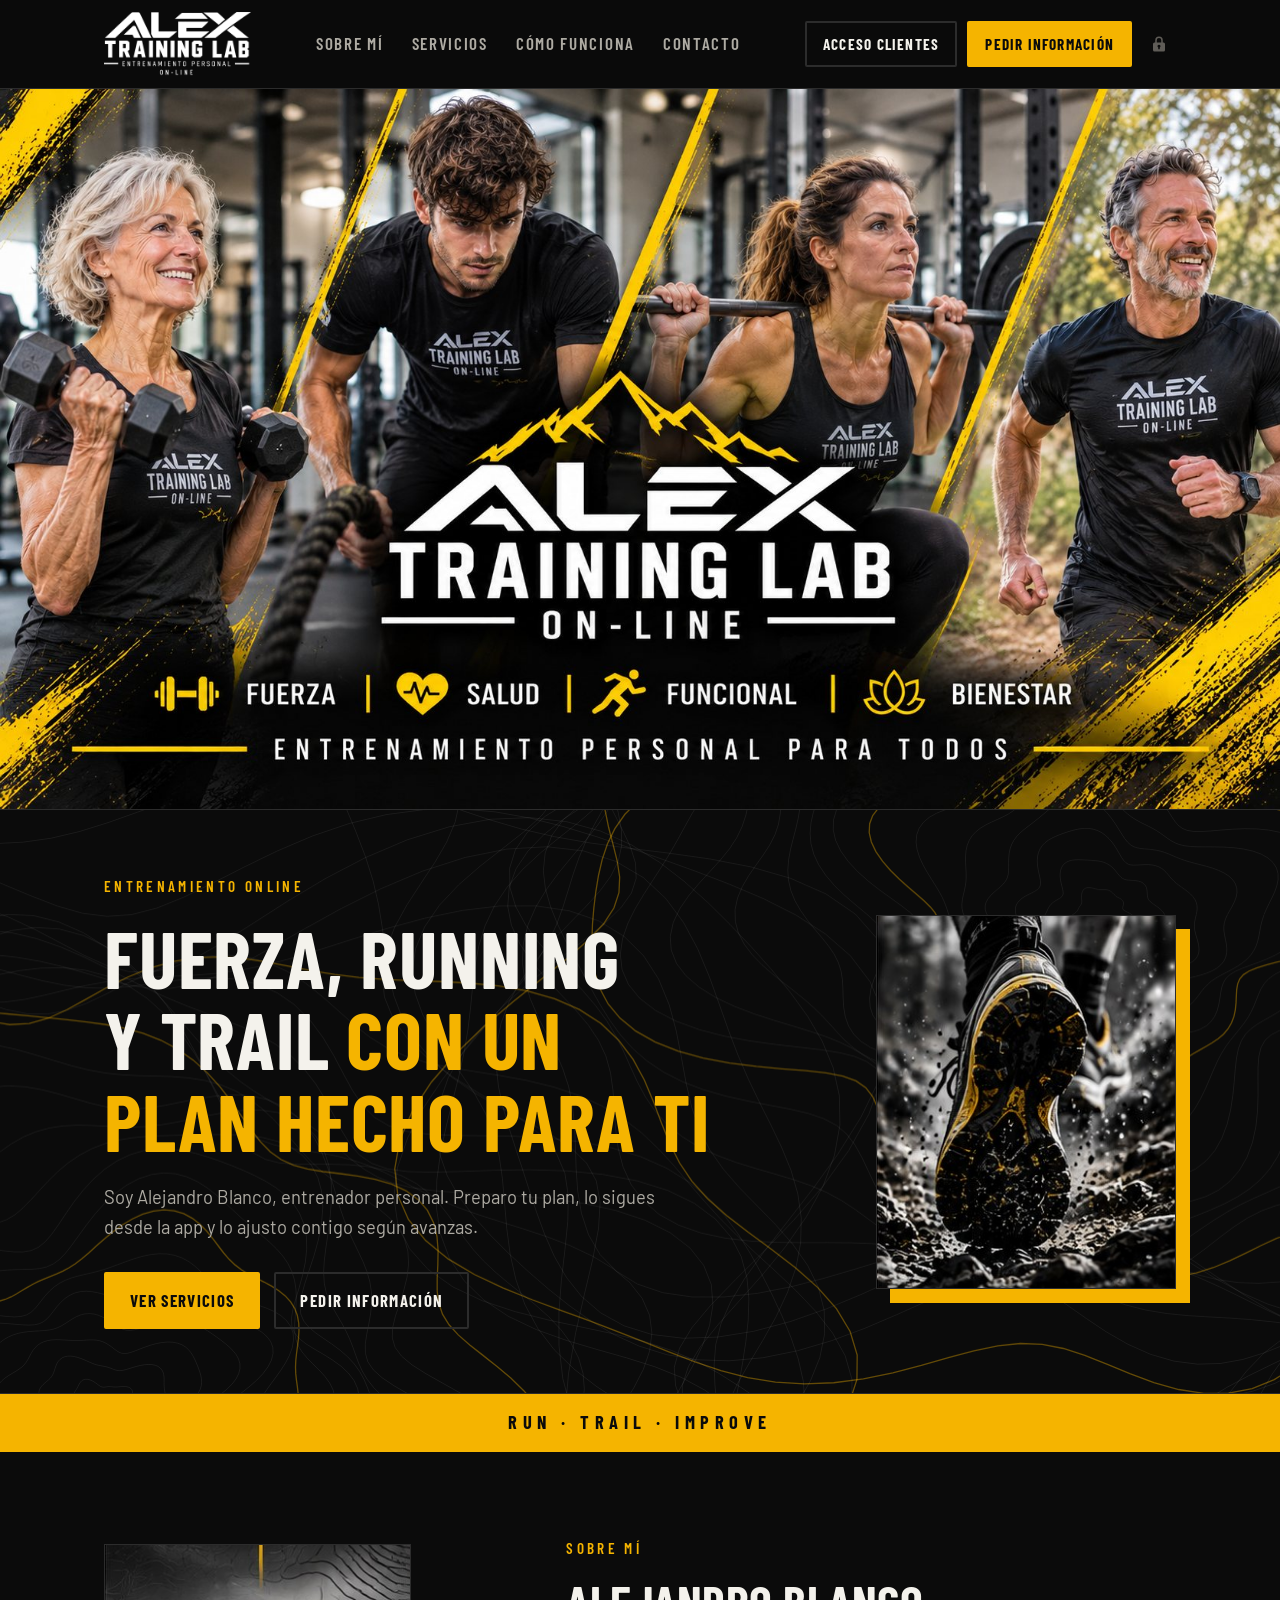
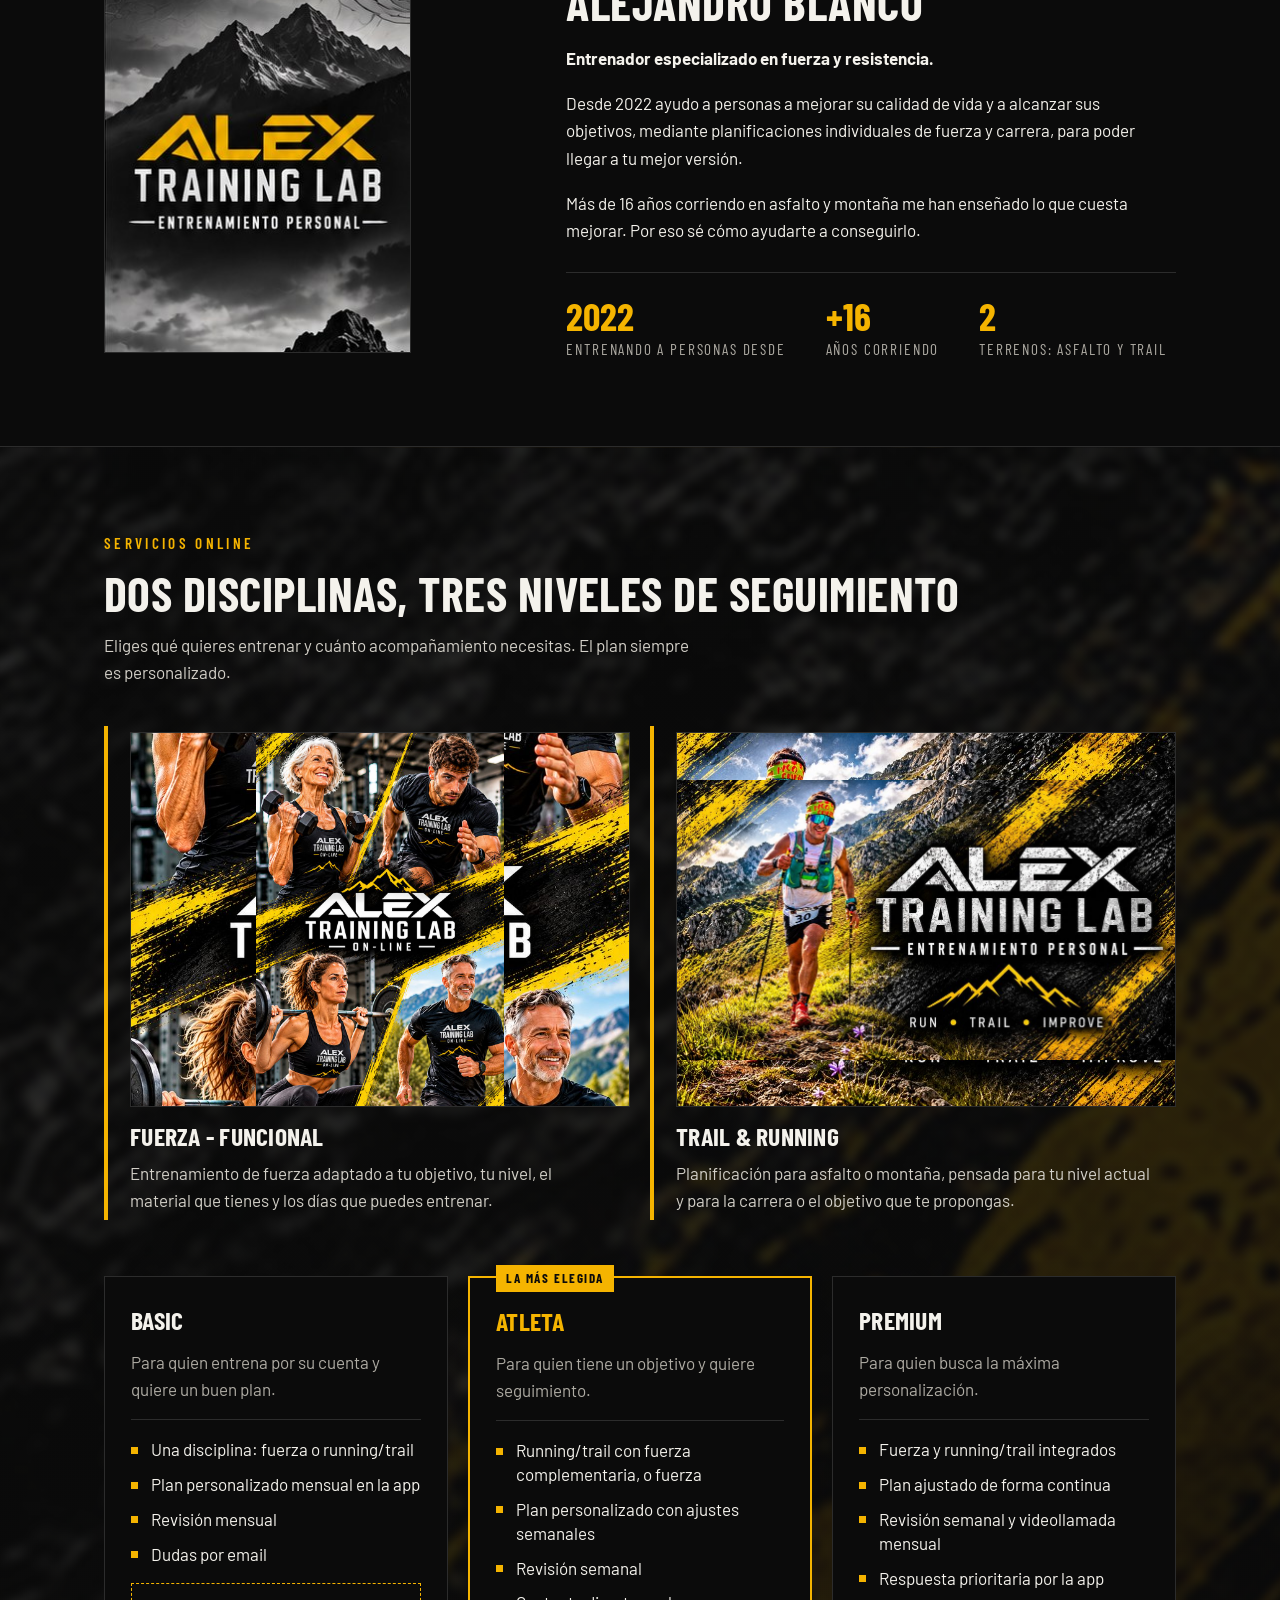
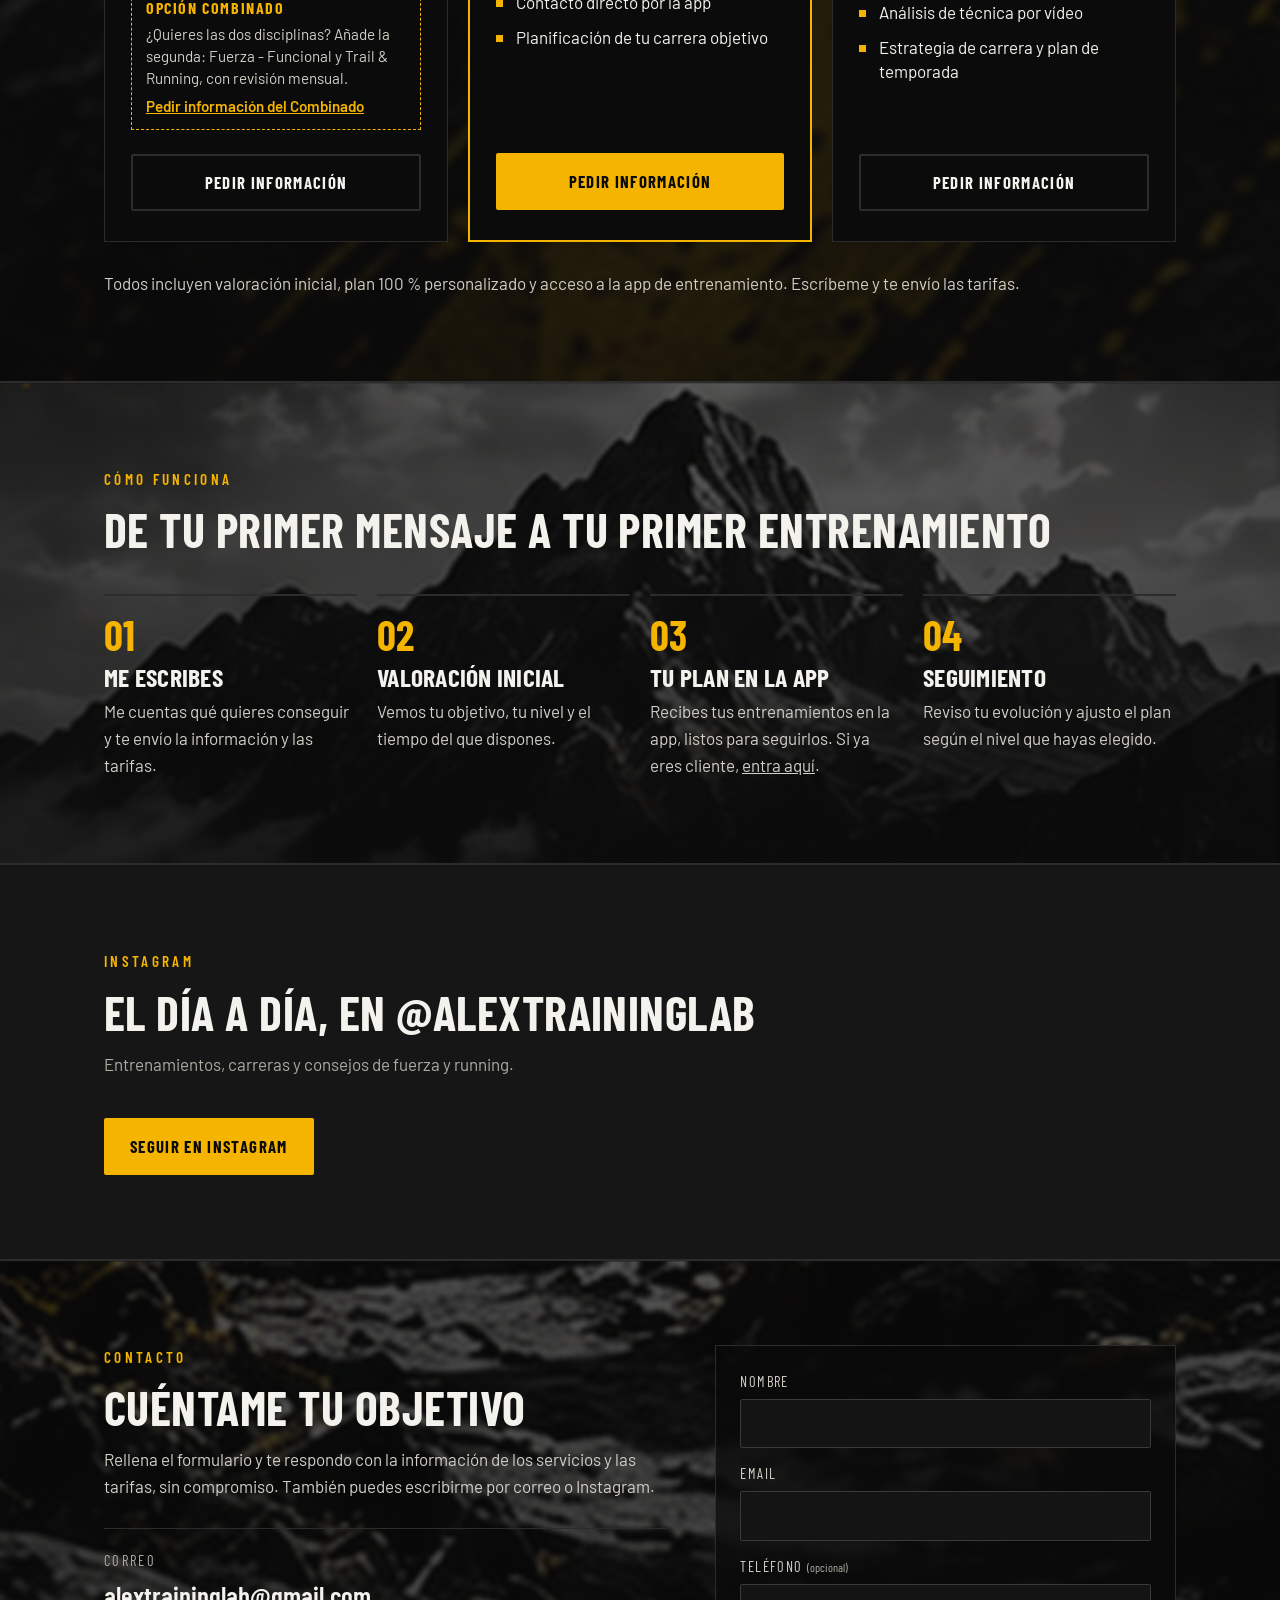
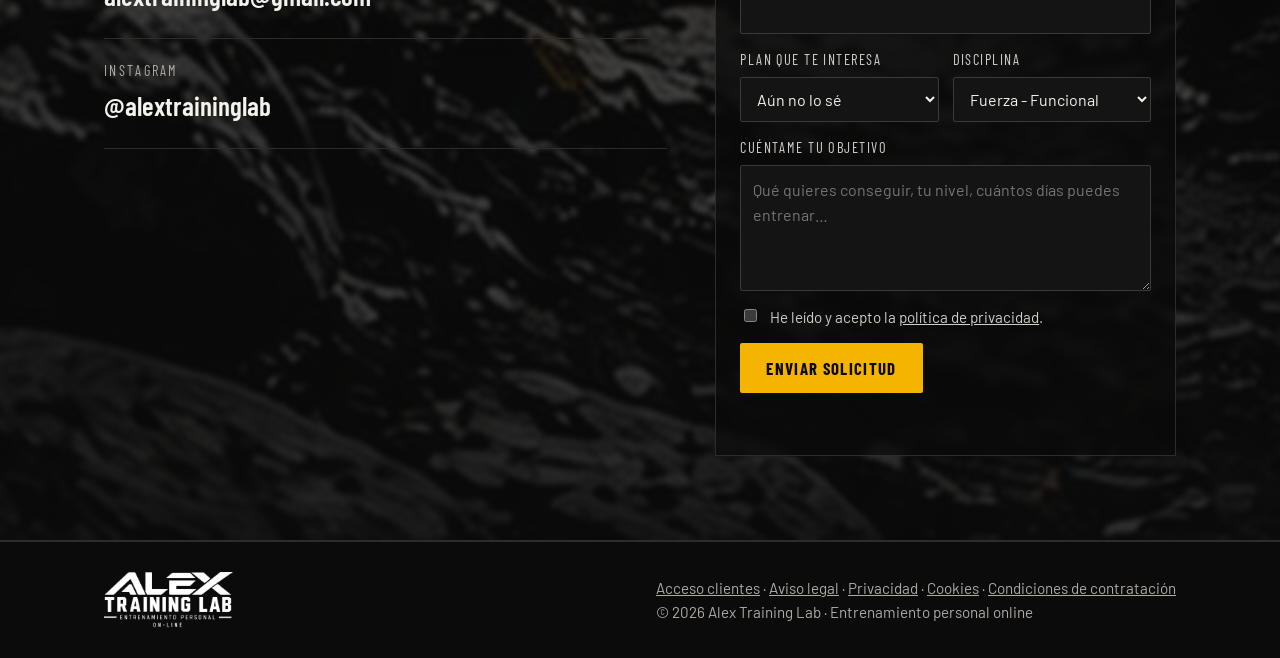
<file: index.html>
<!DOCTYPE html>
<html lang="es">
<head>
<meta charset="utf-8">
<meta name="viewport" content="width=device-width, initial-scale=1">
<title>Alex Training Lab</title>
<meta name="description" content="Entrenamiento online de fuerza, running y trail running con Alejandro Blanco. Plan personalizado y seguimiento en la app.">
<link rel="icon" href="img/logo.png">
<link rel="preconnect" href="https://fonts.googleapis.com">
<link rel="preconnect" href="https://fonts.gstatic.com" crossorigin>
<link href="https://fonts.googleapis.com/css2?family=Barlow+Condensed:wght@500;600;700&family=Barlow:wght@400;500;600&display=swap" rel="stylesheet">
<style>
/* Idea de diseño: un solo mundo oscuro, el de los carteles de la marca. Negro carbón,
   amarillo como único acento, mayúsculas condensadas y curvas de nivel de fondo.
   Contenido alineado a la izquierda sobre una columna de 1120px. */
:root{
  color-scheme: dark;
  --bg:#0b0b0b;
  --surface:#161616;
  --line:#2c2c2c;
  --text:#f4f2ec;
  --muted:#aeaba3;
  --accent:#f5b400;
  --display:"Barlow Condensed","Arial Narrow",Impact,sans-serif;
  --body:"Barlow","Helvetica Neue",Arial,sans-serif;
  --wrap:1120px;
}
*{box-sizing:border-box}
html{scroll-behavior:smooth}
@media (prefers-reduced-motion:reduce){html{scroll-behavior:auto}}
body{margin:0;background:var(--bg);color:var(--text);font-family:var(--body);font-size:17px;line-height:1.6}
img{max-width:100%;display:block}
a{color:inherit}
a:focus-visible,button:focus-visible{outline:2px solid var(--accent);outline-offset:3px}
.wrap{max-width:var(--wrap);margin:0 auto;padding:0 24px}
h1,h2,h3{font-family:var(--display);text-transform:uppercase;line-height:1.02;margin:0;text-wrap:balance;letter-spacing:.01em}
h1{font-size:clamp(2.7rem,7vw,5rem);font-weight:700}
h2{font-size:clamp(2rem,4.4vw,3rem);font-weight:700}
h3{font-size:1.6rem;font-weight:700}
p{margin:0}
.lead{color:var(--muted);max-width:60ch}
.kicker{font-family:var(--display);font-weight:600;text-transform:uppercase;letter-spacing:.22em;font-size:.95rem;color:var(--accent)}
.y{color:var(--accent)}
.btn{display:inline-block;font-family:var(--display);font-weight:700;text-transform:uppercase;letter-spacing:.08em;font-size:1.05rem;text-decoration:none;padding:13px 24px;border:2px solid var(--accent);background:var(--accent);color:#0b0b0b;border-radius:2px;transition:transform .15s}
.btn:hover{transform:translateY(-2px)}
.btn.ghost{background:transparent;color:var(--text);border-color:var(--line)}
.btn.ghost:hover{border-color:var(--accent)}
@media (prefers-reduced-motion:reduce){.btn{transition:none}.btn:hover{transform:none}}

/* cabecera */
header{position:sticky;top:0;z-index:10;background:rgba(11,11,11,.92);backdrop-filter:blur(8px);border-bottom:1px solid var(--line)}
.nav{display:flex;align-items:center;justify-content:space-between;gap:20px;padding-top:12px;padding-bottom:12px}
.nav img{height:64px;width:auto;max-width:none}
.nav>a{flex:0 0 auto}
@media (max-width:480px){.nav img{height:48px}}
.nav ul{display:flex;gap:28px;list-style:none;margin:0;padding:0;font-family:var(--display);text-transform:uppercase;letter-spacing:.1em;font-weight:600}
.nav ul a{text-decoration:none;color:var(--muted)}
.nav ul a:hover{color:var(--accent)}
.nav .btn{padding:9px 16px;font-size:.95rem}
.nav .acc{display:flex;gap:10px;align-items:center}
.nav ul a,.nav .btn{white-space:nowrap}
@media (max-width:1100px){.nav ul{gap:18px}}
@media (max-width:560px){.nav .btn.info{display:none}.nav .btn{padding:8px 12px;font-size:.9rem}}
@media (max-width:820px){.nav ul{display:none}}

/* banner principal */
.banner{padding:0;border-bottom:1px solid var(--line);background:#0b0b0b}
.banner img{display:block;width:min(100%,calc((100vh - 89px) * 1.777));height:auto;margin:0 auto}

/* portada */
.hero{position:relative;overflow:hidden;border-bottom:1px solid var(--line)}
.hero canvas{position:absolute;inset:0;width:100%;height:100%}
.hero .wrap{position:relative;display:grid;grid-template-columns:1.25fr .75fr;gap:48px;align-items:center;padding-top:64px;padding-bottom:64px}
.hero h1{margin:18px 0 22px}
.hero .lead{font-size:1.15rem}
.cta{display:flex;flex-wrap:wrap;gap:14px;margin-top:30px}
.hero figure{margin:0;justify-self:end;border:1px solid var(--line);box-shadow:14px 14px 0 var(--accent);max-width:300px}
@media (max-width:820px){
  .hero .wrap{grid-template-columns:1fr;padding-top:44px;padding-bottom:52px}
  .hero figure{justify-self:start;max-width:230px}
}

/* lema */
.band{background:var(--accent);color:#0b0b0b;font-family:var(--display);font-weight:700;text-transform:uppercase;letter-spacing:.3em;text-align:center;padding:14px 16px;font-size:1.15rem}

section{padding:84px 0}
@media (max-width:820px){section{padding:60px 0}}
.head{display:grid;gap:14px;margin-bottom:40px}

/* sobre mí */
.about{display:grid;grid-template-columns:.8fr 1.2fr;gap:56px;align-items:center}
.about figure{margin:0;border:1px solid var(--line);max-width:307px}
.about .txt{display:grid;gap:18px}
.about .txt p{max-width:58ch}
.facts{display:flex;flex-wrap:wrap;gap:14px 40px;margin-top:10px;padding-top:24px;border-top:1px solid var(--line)}
.facts div{display:grid;gap:2px}
.facts b{font-family:var(--display);font-size:2.4rem;line-height:1;color:var(--accent);font-weight:700}
.facts span{font-family:var(--display);text-transform:uppercase;letter-spacing:.12em;color:var(--muted);font-size:.95rem}
@media (max-width:820px){.about{grid-template-columns:1fr;gap:32px}.about figure{max-width:220px}}

/* fondos de sección con imagen */
.bg{background-color:var(--bg);background-size:cover;background-position:center;border-top:1px solid var(--line);border-bottom:1px solid var(--line)}
.bg-asfalto{background-image:linear-gradient(rgba(11,11,11,.84),rgba(11,11,11,.9)),url(img/fondo-asfalto.jpg)}
.bg-montana{background-image:linear-gradient(rgba(11,11,11,.62),rgba(11,11,11,.88)),url(img/fondo-montana.jpg)}
.bg-sendero{background-image:linear-gradient(rgba(11,11,11,.7),rgba(11,11,11,.86)),url(img/fondo-sendero.jpg)}
.bg .lead,.bg .steps p,.bg .disc p,.bg .note{color:#d2cfc7}

/* servicios */
.alt{background:var(--surface);border-top:1px solid var(--line);border-bottom:1px solid var(--line)}
.two{display:grid;grid-template-columns:1fr 1fr;gap:20px;margin-bottom:56px}
.disc{border-left:4px solid var(--accent);padding:6px 0 6px 22px;display:grid;gap:10px}
.disc p{color:var(--muted);max-width:48ch}
.plans{display:grid;grid-template-columns:repeat(3,1fr);gap:20px;align-items:stretch}
.plan{position:relative;background:var(--bg);border:1px solid var(--line);padding:30px 26px;display:flex;flex-direction:column;gap:16px}
.plan.star{border:2px solid var(--accent)}
.plan.star h3{color:var(--accent)}
.tag{position:absolute;top:-13px;left:26px;background:var(--accent);color:#0b0b0b;font-family:var(--display);font-weight:700;text-transform:uppercase;letter-spacing:.12em;font-size:.82rem;padding:3px 10px}
.plan .who{color:var(--muted);min-height:3.2em}
.plan ul{list-style:none;margin:0;padding:18px 0 0;border-top:1px solid var(--line);display:grid;gap:11px;flex:1;align-content:start}
.plan li{position:relative;padding-left:20px;line-height:1.4}
.plan li::before{content:"";position:absolute;left:0;top:.5em;width:7px;height:7px;background:var(--accent)}
.plan .btn{text-align:center;margin-top:8px}
.note{margin-top:28px;color:var(--muted)}
@media (max-width:900px){.plans,.two{grid-template-columns:1fr}.plan .who{min-height:0}}

/* cómo funciona */
.steps{list-style:none;margin:0;padding:0;display:grid;grid-template-columns:repeat(4,1fr);gap:20px;counter-reset:s}
.steps li{counter-increment:s;border-top:2px solid var(--line);padding-top:18px;display:grid;gap:8px;align-content:start}
.steps li::before{content:"0" counter(s);font-family:var(--display);font-weight:700;font-size:2.6rem;line-height:1;color:var(--accent)}
.steps p{color:var(--muted)}
@media (max-width:900px){.steps{grid-template-columns:1fr 1fr}}
@media (max-width:480px){.steps{grid-template-columns:1fr}}


/* contacto */
.contact{display:grid;grid-template-columns:1.1fr .9fr;gap:48px;align-items:start}
.ways{display:grid;gap:0;border-top:1px solid var(--line)}
.ways a{display:grid;gap:2px;padding:20px 0;border-bottom:1px solid var(--line);text-decoration:none}
.ways a:hover b{color:var(--accent)}
.ways span{font-family:var(--display);text-transform:uppercase;letter-spacing:.16em;color:var(--muted);font-size:.9rem}
.ways b{font-family:var(--display);font-size:1.7rem;font-weight:600;overflow-wrap:anywhere}
@media (max-width:820px){.contact{grid-template-columns:1fr;gap:28px}}

footer{border-top:1px solid var(--line);padding:30px 0;color:var(--muted);font-size:.95rem}
footer .wrap{display:flex;flex-wrap:wrap;gap:12px 24px;justify-content:space-between;align-items:center}
footer img{height:56px;width:auto}

/* ===== MÓVIL Y TABLET: igual que en el ordenador, texto al lado de la foto y alternando lados ===== */
@media (max-width:820px){
  section{padding:44px 0}
  .hero .wrap{grid-template-columns:1fr 36%;gap:16px;align-items:center;padding-top:28px;padding-bottom:34px}
  .hero figure{justify-self:end;max-width:none;width:100%;box-shadow:7px 7px 0 var(--accent)}
  .hero h1{font-size:clamp(1.55rem,6.6vw,2.6rem);margin:8px 0 12px}
  .hero .lead{font-size:.98rem;line-height:1.5}
  .cta{gap:8px;margin-top:16px}
  .cta .btn{padding:9px 12px;font-size:.88rem;text-align:center}
  .about{grid-template-columns:36% 1fr;gap:16px;align-items:start}
  .about figure{max-width:none;width:100%}
  .about .txt{gap:10px}
  .about .txt p{font-size:.98rem;line-height:1.5}
  .facts{gap:8px 18px;padding-top:14px}
  .facts b{font-size:1.7rem}
  .facts span{font-size:.78rem;letter-spacing:.08em}
  .kicker{font-size:.8rem;letter-spacing:.16em}
}
@media (max-width:400px){
  .hero .wrap,.about{gap:12px}
  .hero .wrap{grid-template-columns:1fr 34%}
  .about{grid-template-columns:34% 1fr}
  .cta .btn{width:100%}
}

/* ===== FOTOS SIN ESTIRAR: recorte 3:4 que conserva la zapatilla, la cumbre y el logo ===== */
.hero figure img,.about figure img{width:100%;height:auto;aspect-ratio:3/4;object-fit:cover}
.hero figure img{aspect-ratio:4/5;object-position:center 43%}
.about figure img{object-position:center 24%}
@media (max-width:820px){
  .hero .wrap{grid-template-columns:1fr 42%}
  .about{grid-template-columns:42% 1fr;align-items:center}
}
@media (max-width:400px){
  .hero .wrap{grid-template-columns:1fr 40%}
  .about{grid-template-columns:40% 1fr}
}

/* Fotos dentro de los recuadros de Fuerza y de Running/trail: se ven enteras, mismo tamaño de recuadro,
   y el hueco sobrante se rellena con la misma foto difuminada */
.disc-img{display:block;width:100%;height:auto;aspect-ratio:4/3;object-fit:contain;border:1px solid var(--line);margin:0 0 6px;background-size:cover;background-position:center}
.disc-img.fun{background-image:url(img/funcional.jpg)}
.disc-img.trail{background-image:url(img/trail.jpg)}

/* Formulario de contacto */
.form{display:grid;gap:14px;background:rgba(11,11,11,.72);border:1px solid var(--line);padding:24px;backdrop-filter:blur(4px)}
.form label{display:grid;gap:6px;font-family:var(--display);text-transform:uppercase;letter-spacing:.1em;font-size:.9rem;color:#d2cfc7}
.form label small{text-transform:none;letter-spacing:0;color:var(--muted)}
.form input,.form select,.form textarea{font:inherit;font-family:var(--body);text-transform:none;letter-spacing:0;font-size:1rem;color:var(--text);background:#141414;border:1px solid #3a3a3a;border-radius:2px;padding:11px 12px;width:100%}
.form input:focus,.form select:focus,.form textarea:focus{outline:2px solid var(--accent);outline-offset:1px;border-color:var(--accent)}
.form .fila2{display:grid;grid-template-columns:1fr 1fr;gap:14px;align-items:end}
.form .check{display:flex;gap:10px;align-items:flex-start;text-transform:none;letter-spacing:0;font-family:var(--body);font-size:.95rem}
.form .check input{width:auto;margin-top:4px}
.form .btn{justify-self:start;cursor:pointer}
.form .estado{margin:0;min-height:1.4em;color:#d2cfc7}
.form .estado.ok{color:#7bd389}.form .estado.err{color:#ff8a80}
section,.hero{scroll-margin-top:96px}
@media (max-width:560px){.ways b{font-size:1.3rem}}
.trampa{position:absolute;left:-9999px;width:1px;height:1px;opacity:0}
@media (max-width:560px){.form{padding:18px}.form .fila2{grid-template-columns:1fr}.form .btn{justify-self:stretch;text-align:center}}

/* Opción Combinado dentro del plan Basic */
.plan .extra{border:1px dashed var(--accent);padding:12px 14px;font-size:.95rem;line-height:1.45;color:#d2cfc7}
.plan .extra b{display:block;font-family:var(--display);text-transform:uppercase;letter-spacing:.1em;color:var(--accent);font-size:1rem;margin-bottom:4px}
.plan .extra a{display:inline-block;margin-top:6px;color:var(--accent);font-weight:600}


/* Acceso entrenador: candado pequeño y discreto en la cabecera */
.nav a.entrenador{display:inline-flex;align-items:center;justify-content:center;width:34px;height:34px;color:#5f5c57;border-radius:50%;text-decoration:none;transition:color .15s}
.nav a.entrenador:hover,.nav a.entrenador:focus-visible{color:var(--accent)}
@media (max-width:560px){.nav a.entrenador{width:28px;height:28px}}
</style>
</head>
<body>

<header>
  <div class="wrap nav">
    <a href="#inicio" aria-label="Alex Training Lab, inicio"><img src="img/logo.png" alt="Alex Training Lab"></a>
    <ul>
      <li><a href="#sobre-mi">Sobre mí</a></li>
      <li><a href="#servicios">Servicios</a></li>
      <li><a href="#como-funciona">Cómo funciona</a></li>
      <li><a href="#contacto">Contacto</a></li>
    </ul>
    <div class="acc">
      <a class="btn ghost" href="acceso.html">Acceso clientes</a>
      <a class="btn info" href="#contacto">Pedir información</a>
      <a class="entrenador" href="app/" rel="nofollow" title="Acceso entrenador" aria-label="Acceso entrenador"><svg viewBox="0 0 24 24" width="18" height="18" aria-hidden="true"><path fill="currentColor" d="M12 2a5 5 0 0 1 5 5v3h1a2 2 0 0 1 2 2v8a2 2 0 0 1-2 2H6a2 2 0 0 1-2-2v-8a2 2 0 0 1 2-2h1V7a5 5 0 0 1 5-5zm0 2a3 3 0 0 0-3 3v3h6V7a3 3 0 0 0-3-3zm0 9a2 2 0 0 0-1 3.73V19h2v-2.27A2 2 0 0 0 12 13z"/></svg></a>
    </div>
  </div>
</header>

<main>
  <section class="banner" aria-label="Alex Training Lab On-line · Entrenamiento personal para todos">
    <img src="img/banner-principal.jpg" srcset="img/banner-principal-900.jpg 900w, img/banner-principal.jpg 1672w" sizes="100vw" width="1672" height="941" alt="Cuatro personas de distintas edades entrenando fuerza, cuerda, sentadilla y carrera, con el logo de Alex Training Lab On-line y los lemas Fuerza, Salud, Funcional y Bienestar: entrenamiento personal para todos" fetchpriority="high">
  </section>
  <div class="hero" id="inicio">
    <canvas id="topo" aria-hidden="true"></canvas>
    <div class="wrap">
      <div>
        <p class="kicker">Entrenamiento online</p>
        <h1>Fuerza, running y trail <span class="y">con un plan hecho para ti</span></h1>
        <p class="lead">Soy Alejandro Blanco, entrenador personal. Preparo tu plan, lo sigues desde la app y lo ajusto contigo según avanzas.</p>
        <div class="cta">
          <a class="btn" href="#servicios">Ver servicios</a>
          <a class="btn ghost" href="#contacto">Pedir información</a>
        </div>
      </div>
      <figure><img src="img/cartel-zapatilla.jpg" alt="Zapatilla de trail pisando barro, cartel de Alex Training Lab" width="307" height="834"></figure>
    </div>
  </div>

  <div class="band">Run · Trail · Improve</div>

  <section id="sobre-mi">
    <div class="wrap about">
      <figure><img src="img/cartel-cumbre.jpg" alt="Cumbre de montaña, cartel de Alex Training Lab" width="307" height="834"></figure>
      <div class="txt">
        <p class="kicker">Sobre mí</p>
        <h2>Alejandro Blanco</h2>
        <p><strong>Entrenador especializado en fuerza y resistencia.</strong></p>
        <p>Desde 2022 ayudo a personas a mejorar su calidad de vida y a alcanzar sus objetivos, mediante planificaciones individuales de fuerza y carrera, para poder llegar a tu mejor versión.</p>
        <p>Más de 16 años corriendo en asfalto y montaña me han enseñado lo que cuesta mejorar. Por eso sé cómo ayudarte a conseguirlo.</p>
        <div class="facts">
          <div><b>2022</b><span>Entrenando a personas desde</span></div>
          <div><b>+16</b><span>Años corriendo</span></div>
          <div><b>2</b><span>Terrenos: asfalto y trail</span></div>
        </div>
      </div>
    </div>
  </section>

  <section id="servicios" class="bg bg-asfalto">
    <div class="wrap">
      <div class="head">
        <p class="kicker">Servicios online</p>
        <h2>Dos disciplinas, tres niveles de seguimiento</h2>
        <p class="lead">Eliges qué quieres entrenar y cuánto acompañamiento necesitas. El plan siempre es personalizado.</p>
      </div>

      <div class="two">
        <div class="disc">
          <img class="disc-img fun" src="img/funcional.jpg" width="800" height="1200" loading="lazy" alt="Collage de entrenamiento funcional: mancuernas, sprint, sentadilla con barra y carrera, con el logo de Alex Training Lab On-line">
          <h3>Fuerza - Funcional</h3>
          <p>Entrenamiento de fuerza adaptado a tu objetivo, tu nivel, el material que tienes y los días que puedes entrenar.</p>
        </div>
        <div class="disc">
          <img class="disc-img trail" src="img/trail.jpg" width="1000" height="563" loading="lazy" alt="Alejandro Blanco corriendo en montaña con bastones, con el logo de Alex Training Lab y el lema Run, Trail, Improve">
          <h3>Trail &amp; Running</h3>
          <p>Planificación para asfalto o montaña, pensada para tu nivel actual y para la carrera o el objetivo que te propongas.</p>
        </div>
      </div>

      <div class="plans">
        <article class="plan">
          <h3>Basic</h3>
          <p class="who">Para quien entrena por su cuenta y quiere un buen plan.</p>
          <ul>
            <li>Una disciplina: fuerza o running/trail</li>
            <li>Plan personalizado mensual en la app</li>
            <li>Revisión mensual</li>
            <li>Dudas por email</li>
          </ul>
          <div class="extra"><b>Opción Combinado</b>¿Quieres las dos disciplinas? Añade la segunda: Fuerza - Funcional y Trail &amp; Running, con revisión mensual. <a href="#contacto" data-plan="Basic Combinado">Pedir información del Combinado</a></div>
          <a class="btn ghost" href="#contacto" data-plan="Basic">Pedir información</a>
        </article>
        <article class="plan star">
          <span class="tag">La más elegida</span>
          <h3>Atleta</h3>
          <p class="who">Para quien tiene un objetivo y quiere seguimiento.</p>
          <ul>
            <li>Running/trail con fuerza complementaria, o fuerza</li>
            <li>Plan personalizado con ajustes semanales</li>
            <li>Revisión semanal</li>
            <li>Contacto directo por la app</li>
            <li>Planificación de tu carrera objetivo</li>
          </ul>
          <a class="btn" href="#contacto" data-plan="Atleta">Pedir información</a>
        </article>
        <article class="plan">
          <h3>Premium</h3>
          <p class="who">Para quien busca la máxima personalización.</p>
          <ul>
            <li>Fuerza y running/trail integrados</li>
            <li>Plan ajustado de forma continua</li>
            <li>Revisión semanal y videollamada mensual</li>
            <li>Respuesta prioritaria por la app</li>
            <li>Análisis de técnica por vídeo</li>
            <li>Estrategia de carrera y plan de temporada</li>
          </ul>
          <a class="btn ghost" href="#contacto" data-plan="Premium">Pedir información</a>
        </article>
      </div>
      <p class="note">Todos incluyen valoración inicial, plan 100 % personalizado y acceso a la app de entrenamiento. Escríbeme y te envío las tarifas.</p>
    </div>
  </section>

  <section id="como-funciona" class="bg bg-montana">
    <div class="wrap">
      <div class="head">
        <p class="kicker">Cómo funciona</p>
        <h2>De tu primer mensaje a tu primer entrenamiento</h2>
      </div>
      <ol class="steps">
        <li><h3>Me escribes</h3><p>Me cuentas qué quieres conseguir y te envío la información y las tarifas.</p></li>
        <li><h3>Valoración inicial</h3><p>Vemos tu objetivo, tu nivel y el tiempo del que dispones.</p></li>
        <li><h3>Tu plan en la app</h3><p>Recibes tus entrenamientos en la app, listos para seguirlos. Si ya eres cliente, <a href="acceso.html">entra aquí</a>.</p></li>
        <li><h3>Seguimiento</h3><p>Reviso tu evolución y ajusto el plan según el nivel que hayas elegido.</p></li>
      </ol>
    </div>
  </section>

  <section id="instagram" class="alt">
    <div class="wrap">
      <div class="head">
        <p class="kicker">Instagram</p>
        <h2>El día a día, en @alextraininglab</h2>
        <p class="lead">Entrenamientos, carreras y consejos de fuerza y running.</p>
      </div>
      <a class="btn" href="https://www.instagram.com/alextraininglab/" target="_blank" rel="noopener">Seguir en Instagram</a>
    </div>
  </section>

  <section id="contacto" class="bg bg-sendero">
    <div class="wrap contact">
      <div>
        <div class="head" style="margin:0 0 28px">
          <p class="kicker">Contacto</p>
          <h2>Cuéntame tu objetivo</h2>
          <p class="lead">Rellena el formulario y te respondo con la información de los servicios y las tarifas, sin compromiso. También puedes escribirme por correo o Instagram.</p>
        </div>
        <div class="ways">
          <a href="mailto:alextraininglab@gmail.com?subject=Informaci%C3%B3n%20entrenamiento%20online"><span>Correo</span><b>alextraininglab@gmail.com</b></a>
          <a href="https://www.instagram.com/alextraininglab/" target="_blank" rel="noopener"><span>Instagram</span><b>@alextraininglab</b></a>
        </div>
      </div>
      <form id="form-contacto" class="form" action="https://formsubmit.co/alextraininglab@gmail.com" method="POST">
        <input type="hidden" name="_subject" value="Nueva solicitud de información · alextraininglab.es">
        <input type="hidden" name="_template" value="table">
        <input type="hidden" name="_captcha" value="false">
        <input type="hidden" name="_next" value="https://www.alextraininglab.es/gracias.html">
        <input type="text" name="_honey" class="trampa" tabindex="-1" autocomplete="off" aria-hidden="true">
        <label>Nombre<input name="Nombre" required autocomplete="name"></label>
        <label>Email<input type="email" name="email" required autocomplete="email"></label>
        <label><span>Teléfono <small>(opcional)</small></span><input type="tel" name="Teléfono" autocomplete="tel"></label>
        <div class="fila2">
          <label>Plan que te interesa
            <select name="Plan" id="f-plan">
              <option>Aún no lo sé</option><option>Basic</option><option>Basic Combinado</option><option>Atleta</option><option>Premium</option>
            </select>
          </label>
          <label>Disciplina
            <select name="Disciplina">
              <option>Fuerza - Funcional</option><option>Trail &amp; Running</option><option>Las dos</option>
            </select>
          </label>
        </div>
        <label>Cuéntame tu objetivo<textarea name="Mensaje" rows="4" required placeholder="Qué quieres conseguir, tu nivel, cuántos días puedes entrenar…"></textarea></label>
        <label class="check"><input type="checkbox" required><span>He leído y acepto la <a href="privacidad.html" target="_blank">política de privacidad</a>.</span></label>
        <button class="btn" type="submit">Enviar solicitud</button>
        <p class="estado" id="f-estado" role="status"></p>
      </form>
    </div>
  </section>
</main>

<footer>
  <div class="wrap">
    <img src="img/logo.png" alt="Alex Training Lab">
    <p><a href="acceso.html">Acceso clientes</a> · <a href="aviso-legal.html">Aviso legal</a> · <a href="privacidad.html">Privacidad</a> · <a href="cookies.html">Cookies</a> · <a href="condiciones.html">Condiciones de contratación</a><br>© 2026 Alex Training Lab · Entrenamiento personal online</p>
  </div>
</footer>

<script>
// Curvas de nivel decorativas en la portada
(function(){
  var c=document.getElementById('topo'); if(!c||!c.getContext) return;
  var ctx=c.getContext('2d');
  function draw(){
    var r=c.getBoundingClientRect(), d=Math.min(window.devicePixelRatio||1,2);
    c.width=r.width*d; c.height=r.height*d; ctx.setTransform(d,0,0,d,0,0);
    ctx.clearRect(0,0,r.width,r.height);
    var centers=[[r.width*.86,r.height*.18,0],[r.width*.08,r.height*1.02,2.1]];
    centers.forEach(function(p){
      for(var i=1;i<=26;i++){
        var base=i*30;
        ctx.beginPath();
        for(var a=0;a<=6.3;a+=.04){
          var rr=base*(1+.17*Math.sin(3*a+i*.33+p[2])+.09*Math.sin(5*a-i*.55)+.05*Math.sin(9*a+i));
          var x=p[0]+rr*Math.cos(a), y=p[1]+rr*Math.sin(a)*.8;
          a===0?ctx.moveTo(x,y):ctx.lineTo(x,y);
        }
        var hi=i%7===0;
        ctx.strokeStyle=hi?'rgba(245,180,0,.38)':'rgba(255,255,255,.07)';
        ctx.lineWidth=hi?1.3:1;
        ctx.stroke();
      }
    });
  }
  draw();
  var t; window.addEventListener('resize',function(){clearTimeout(t);t=setTimeout(draw,150);});
})();
</script>
<script>
// Botones "Pedir información" de cada plan: bajan al formulario con el plan ya elegido
document.querySelectorAll('a[data-plan]').forEach(function(a){a.addEventListener('click',function(){var s=document.getElementById('f-plan');if(s)s.value=a.dataset.plan;});});
// Envío del formulario sin salir de la página (si falla, se envía de forma normal)
(function(){
  var f=document.getElementById('form-contacto'); if(!f||!window.fetch) return;
  var est=document.getElementById('f-estado');
  f.addEventListener('submit',function(e){
    e.preventDefault();
    var b=f.querySelector('button[type=submit]'); b.disabled=true; est.className='estado'; est.textContent='Enviando…';
    fetch('https://formsubmit.co/ajax/alextraininglab@gmail.com',{method:'POST',headers:{'Accept':'application/json'},body:new FormData(f)})
      .then(function(r){return r.json().then(function(j){return {ok:r.ok,j:j};});})
      .then(function(x){
        if(x.ok&&(x.j.success===true||x.j.success==='true')){ f.reset(); est.className='estado ok'; est.textContent='¡Gracias! He recibido tu solicitud y te responderé lo antes posible.'; }
        else throw new Error((x.j&&x.j.message)||'error');
      })
      .catch(function(){ est.className='estado err'; est.textContent='No se ha podido enviar. Escríbeme a alextraininglab@gmail.com o por Instagram.'; })
      .finally(function(){ b.disabled=false; });
  });
})();
</script>
<!-- Contador de visitas (GoatCounter: sin cookies ni datos personales) -->
<script data-goatcounter="https://alextraininglab.goatcounter.com/count" async src="//gc.zgo.at/count.js"></script>
</body>
</html>
</file>
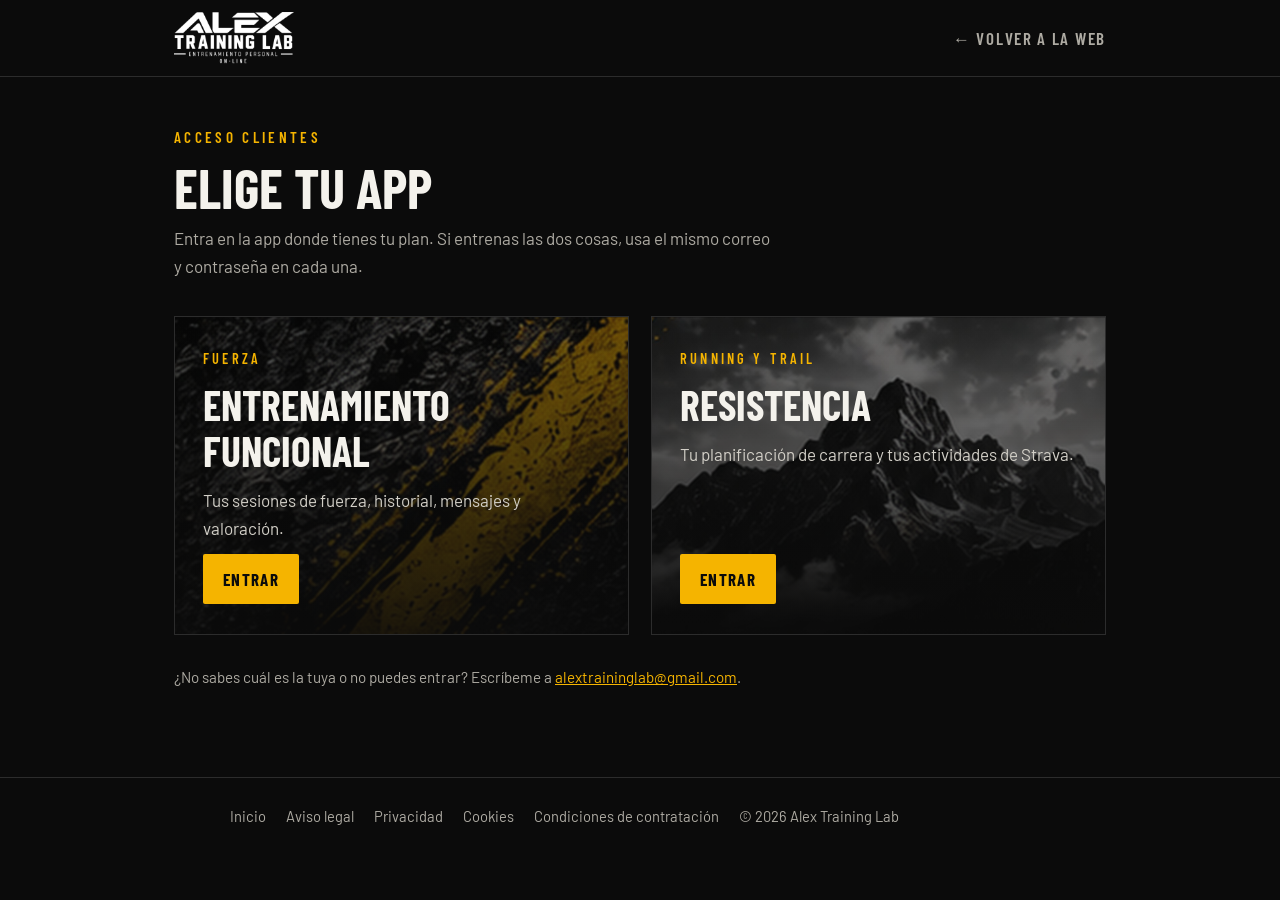
<file: acceso.html>
<!DOCTYPE html>
<html lang="es">
<head>
<meta charset="utf-8">
<meta name="viewport" content="width=device-width, initial-scale=1">
<title>Acceso clientes · Alex Training Lab</title>
<meta name="description" content="Elige tu app de entrenamiento: funcional o resistencia.">
<link rel="icon" href="img/logo.png">
<link rel="preconnect" href="https://fonts.googleapis.com">
<link rel="preconnect" href="https://fonts.gstatic.com" crossorigin>
<link href="https://fonts.googleapis.com/css2?family=Barlow+Condensed:wght@500;600;700&family=Barlow:wght@400;500;600&display=swap" rel="stylesheet">
<style>
:root{color-scheme:dark;--bg:#0b0b0b;--surface:#161616;--line:#2c2c2c;--text:#f4f2ec;--muted:#aeaba3;--accent:#f5b400;
--display:"Barlow Condensed","Arial Narrow",Impact,sans-serif;--body:"Barlow","Helvetica Neue",Arial,sans-serif}
*{box-sizing:border-box}
body{margin:0;background:var(--bg);color:var(--text);font-family:var(--body);font-size:17px;line-height:1.65}
a{color:var(--accent)}
a:focus-visible{outline:2px solid var(--accent);outline-offset:3px}
header{border-bottom:1px solid var(--line);background:rgba(11,11,11,.95);position:sticky;top:0;z-index:5}
.top{max-width:820px;margin:0 auto;padding:12px 24px;display:flex;align-items:center;justify-content:space-between;gap:16px}
.top img{height:52px;width:auto;display:block}
.top a.volver{font-family:var(--display);text-transform:uppercase;letter-spacing:.1em;font-weight:600;text-decoration:none;color:var(--muted);white-space:nowrap}
.top a.volver:hover{color:var(--accent)}
main{max-width:820px;margin:0 auto;padding:48px 24px 72px}
.kicker{font-family:var(--display);font-weight:600;text-transform:uppercase;letter-spacing:.22em;font-size:.95rem;color:var(--accent);margin:0}
h1{font-family:var(--display);text-transform:uppercase;font-size:clamp(2.3rem,6vw,3.4rem);line-height:1.02;margin:10px 0 8px}
.fecha{color:var(--muted);margin:0 0 36px;font-size:.95rem}
h2{font-family:var(--display);text-transform:uppercase;font-size:1.6rem;line-height:1.1;margin:40px 0 12px;padding-top:20px;border-top:1px solid var(--line)}
h3{font-family:var(--display);text-transform:uppercase;font-size:1.2rem;margin:24px 0 8px;color:var(--accent)}
p,li{color:#dcd9d1}
ul,ol{padding-left:22px}
li{margin:6px 0}
ul.datos{list-style:none;padding:0;margin:0;border-top:1px solid var(--line)}
ul.datos li{display:grid;grid-template-columns:130px 1fr;gap:12px;padding:12px 0;margin:0;border-bottom:1px solid var(--line)}
ul.datos span{font-family:var(--display);text-transform:uppercase;letter-spacing:.12em;color:var(--muted)}
@media (max-width:520px){ul.datos li{grid-template-columns:1fr;gap:2px}}
table{width:100%;border-collapse:collapse;margin:12px 0;font-size:.95rem}
th,td{text-align:left;vertical-align:top;padding:10px 8px;border-bottom:1px solid var(--line)}
th{font-family:var(--display);text-transform:uppercase;letter-spacing:.06em;color:var(--muted);font-weight:600}
.tabla{overflow-x:auto}
.caja{background:var(--surface);border-left:4px solid var(--accent);padding:16px 20px;margin:16px 0}
mark{background:var(--accent);color:#0b0b0b;padding:0 4px;border-radius:2px;font-weight:600}
footer{border-top:1px solid var(--line);padding:26px 24px;color:var(--muted);font-size:.92rem}
footer .in{max-width:820px;margin:0 auto;display:flex;flex-wrap:wrap;gap:8px 20px}
footer a{color:var(--muted);text-decoration:none}
footer a:hover{color:var(--accent)}

main{max-width:980px}
.top{max-width:980px}
.intro{color:var(--muted);max-width:60ch;margin:0 0 36px}
.apps{display:grid;grid-template-columns:1fr 1fr;gap:22px}
@media (max-width:720px){.apps{grid-template-columns:1fr}}
.appc{position:relative;display:flex;flex-direction:column;gap:12px;min-height:280px;padding:30px 28px;text-decoration:none;color:var(--text);border:1px solid var(--line);background-size:cover;background-position:center;overflow:hidden;transition:border-color .15s,transform .15s}
.appc:hover{border-color:var(--accent);transform:translateY(-3px)}
.appc:focus-visible{outline:2px solid var(--accent);outline-offset:3px}
@media (prefers-reduced-motion:reduce){.appc{transition:none}.appc:hover{transform:none}}
.appc.fun{background-image:linear-gradient(rgba(11,11,11,.55),rgba(11,11,11,.92)),url(img/fondo-asfalto.jpg)}
.appc.res{background-image:linear-gradient(rgba(11,11,11,.45),rgba(11,11,11,.92)),url(img/fondo-montana.jpg)}
.appc .tipo{font-family:var(--display);font-weight:600;text-transform:uppercase;letter-spacing:.22em;font-size:.9rem;color:var(--accent);margin:0}
.appc h2{border:0;padding:0;margin:0;font-size:clamp(2rem,4.5vw,2.6rem)}
.appc p{margin:0;color:#d2cfc7}
.appc .ir{margin-top:auto;align-self:flex-start;font-family:var(--display);font-weight:700;text-transform:uppercase;letter-spacing:.08em;background:var(--accent);color:#0b0b0b;padding:11px 20px;border-radius:2px}
.ayuda{margin-top:30px;color:var(--muted);font-size:.95rem}
</style>
</head>
<body>
<header><div class="top"><a href="index.html" aria-label="Alex Training Lab, inicio"><img src="img/logo.png" alt="Alex Training Lab"></a><a class="volver" href="index.html">← Volver a la web</a></div></header>
<main>
<p class="kicker">Acceso clientes</p>
<h1>Elige tu app</h1>
<p class="intro">Entra en la app donde tienes tu plan. Si entrenas las dos cosas, usa el mismo correo y contraseña en cada una.</p>
<div class="apps">
  <a class="appc fun" href="app/">
    <p class="tipo">Fuerza</p>
    <h2>Entrenamiento funcional</h2>
    <p>Tus sesiones de fuerza, historial, mensajes y valoración.</p>
    <span class="ir">Entrar</span>
  </a>
  <a class="appc res" href="resistencia/">
    <p class="tipo">Running y trail</p>
    <h2>Resistencia</h2>
    <p>Tu planificación de carrera y tus actividades de Strava.</p>
    <span class="ir">Entrar</span>
  </a>
</div>
<p class="ayuda">¿No sabes cuál es la tuya o no puedes entrar? Escríbeme a <a href="mailto:alextraininglab@gmail.com?subject=Acceso%20a%20la%20app">alextraininglab@gmail.com</a>.</p>
</main>
<footer><div class="in">
<a href="index.html">Inicio</a><a href="aviso-legal.html">Aviso legal</a><a href="privacidad.html">Privacidad</a><a href="cookies.html">Cookies</a><a href="condiciones.html">Condiciones de contratación</a><span>© 2026 Alex Training Lab</span>
</div></footer>
<!-- Contador de visitas (GoatCounter: sin cookies ni datos personales) -->
<script data-goatcounter="https://alextraininglab.goatcounter.com/count" async src="//gc.zgo.at/count.js"></script>
</body>
</html>
</file>
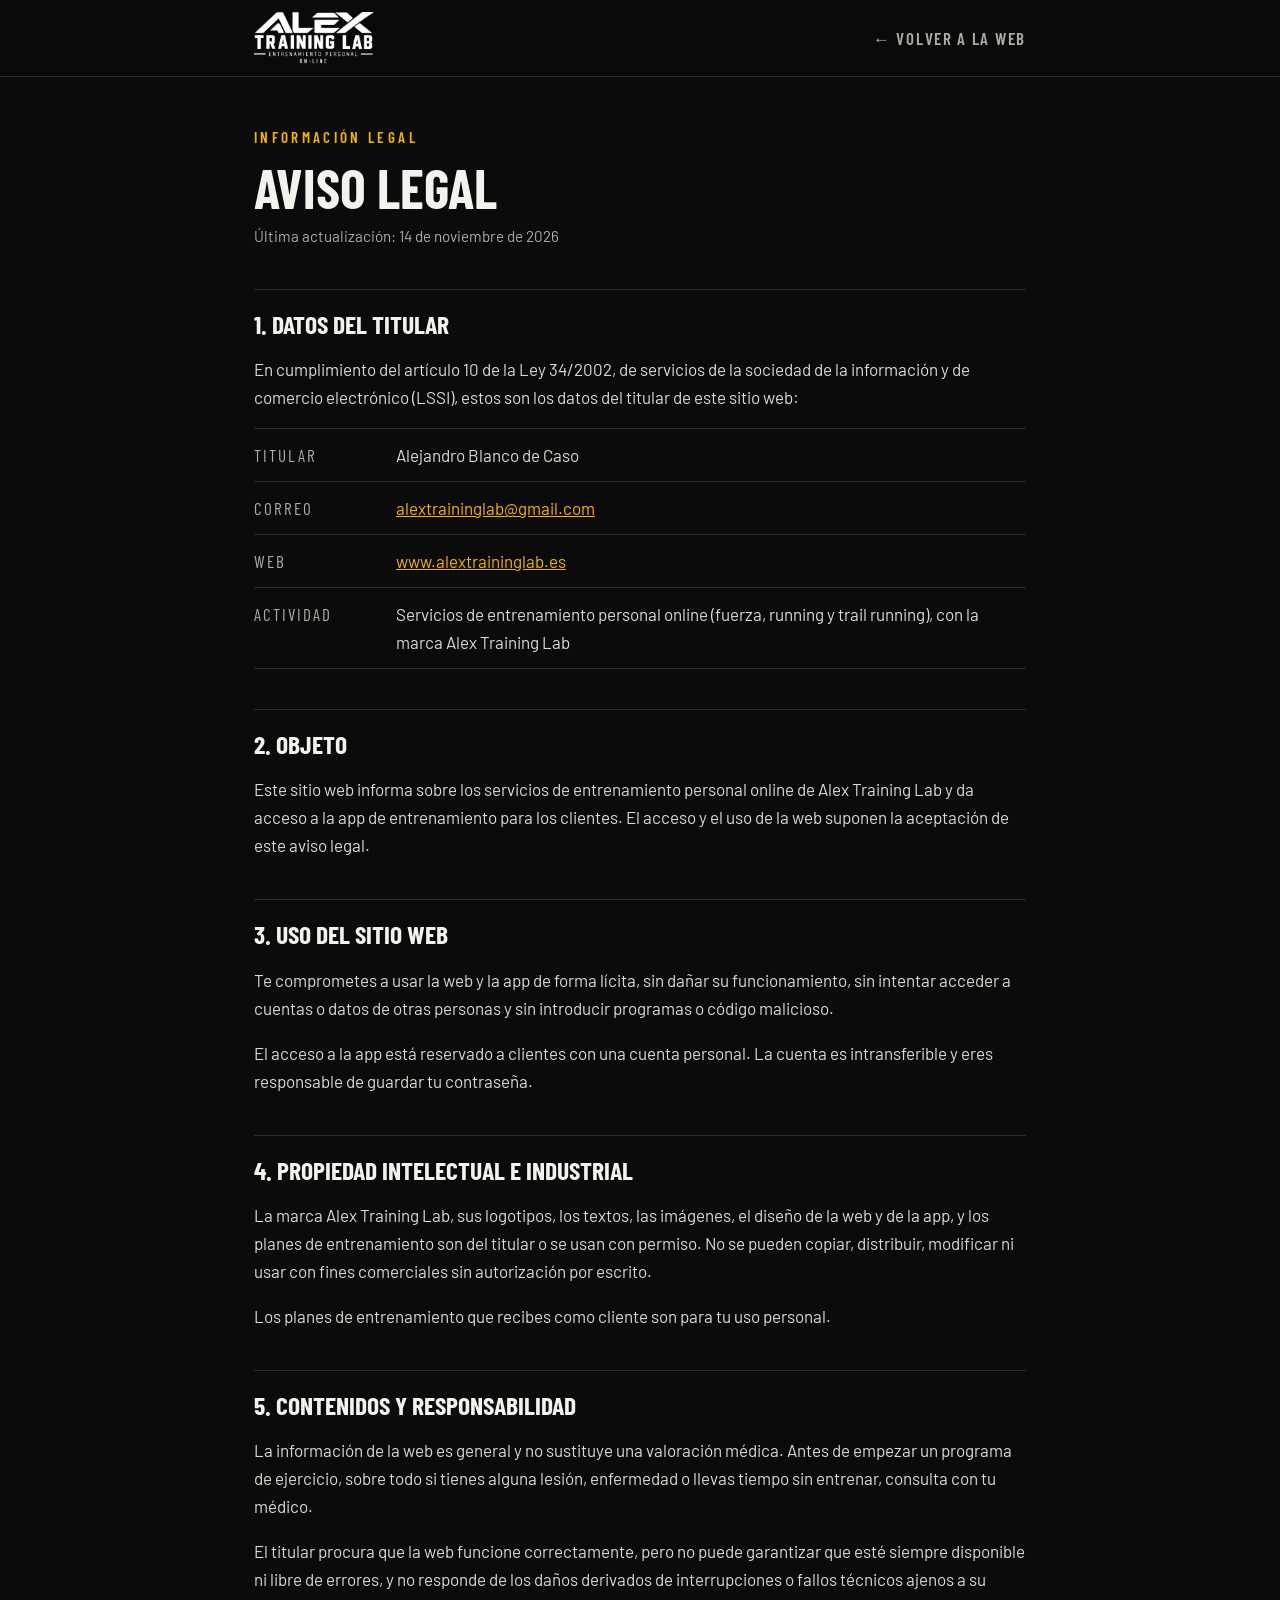
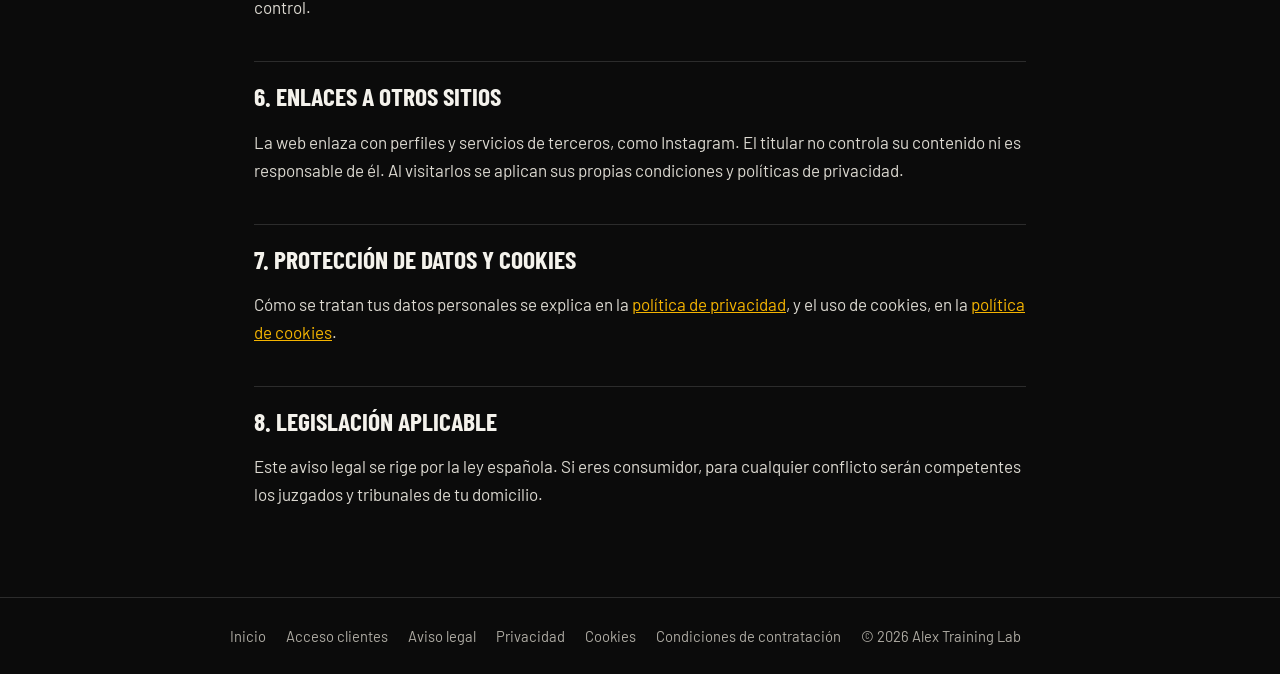
<file: aviso-legal.html>
<!DOCTYPE html>
<html lang="es">
<head>
<meta charset="utf-8">
<meta name="viewport" content="width=device-width, initial-scale=1">
<title>Aviso legal · Alex Training Lab</title>
<meta name="description" content="Aviso legal de Alex Training Lab: datos del titular y condiciones de uso de la web.">
<meta name="robots" content="noindex, follow">
<link rel="icon" href="img/logo.png">
<link rel="preconnect" href="https://fonts.googleapis.com">
<link rel="preconnect" href="https://fonts.gstatic.com" crossorigin>
<link href="https://fonts.googleapis.com/css2?family=Barlow+Condensed:wght@500;600;700&family=Barlow:wght@400;500;600&display=swap" rel="stylesheet">
<style>
:root{color-scheme:dark;--bg:#0b0b0b;--surface:#161616;--line:#2c2c2c;--text:#f4f2ec;--muted:#aeaba3;--accent:#f5b400;
--display:"Barlow Condensed","Arial Narrow",Impact,sans-serif;--body:"Barlow","Helvetica Neue",Arial,sans-serif}
*{box-sizing:border-box}
body{margin:0;background:var(--bg);color:var(--text);font-family:var(--body);font-size:17px;line-height:1.65}
a{color:var(--accent)}
a:focus-visible{outline:2px solid var(--accent);outline-offset:3px}
header{border-bottom:1px solid var(--line);background:rgba(11,11,11,.95);position:sticky;top:0;z-index:5}
.top{max-width:820px;margin:0 auto;padding:12px 24px;display:flex;align-items:center;justify-content:space-between;gap:16px}
.top img{height:52px;width:auto;display:block}
.top a.volver{font-family:var(--display);text-transform:uppercase;letter-spacing:.1em;font-weight:600;text-decoration:none;color:var(--muted);white-space:nowrap}
.top a.volver:hover{color:var(--accent)}
main{max-width:820px;margin:0 auto;padding:48px 24px 72px}
.kicker{font-family:var(--display);font-weight:600;text-transform:uppercase;letter-spacing:.22em;font-size:.95rem;color:var(--accent);margin:0}
h1{font-family:var(--display);text-transform:uppercase;font-size:clamp(2.3rem,6vw,3.4rem);line-height:1.02;margin:10px 0 8px}
.fecha{color:var(--muted);margin:0 0 36px;font-size:.95rem}
h2{font-family:var(--display);text-transform:uppercase;font-size:1.6rem;line-height:1.1;margin:40px 0 12px;padding-top:20px;border-top:1px solid var(--line)}
h3{font-family:var(--display);text-transform:uppercase;font-size:1.2rem;margin:24px 0 8px;color:var(--accent)}
p,li{color:#dcd9d1}
ul,ol{padding-left:22px}
li{margin:6px 0}
ul.datos{list-style:none;padding:0;margin:0;border-top:1px solid var(--line)}
ul.datos li{display:grid;grid-template-columns:130px 1fr;gap:12px;padding:12px 0;margin:0;border-bottom:1px solid var(--line)}
ul.datos span{font-family:var(--display);text-transform:uppercase;letter-spacing:.12em;color:var(--muted)}
@media (max-width:520px){ul.datos li{grid-template-columns:1fr;gap:2px}}
table{width:100%;border-collapse:collapse;margin:12px 0;font-size:.95rem}
th,td{text-align:left;vertical-align:top;padding:10px 8px;border-bottom:1px solid var(--line)}
th{font-family:var(--display);text-transform:uppercase;letter-spacing:.06em;color:var(--muted);font-weight:600}
.tabla{overflow-x:auto}
.caja{background:var(--surface);border-left:4px solid var(--accent);padding:16px 20px;margin:16px 0}
mark{background:var(--accent);color:#0b0b0b;padding:0 4px;border-radius:2px;font-weight:600}
footer{border-top:1px solid var(--line);padding:26px 24px;color:var(--muted);font-size:.92rem}
footer .in{max-width:820px;margin:0 auto;display:flex;flex-wrap:wrap;gap:8px 20px}
footer a{color:var(--muted);text-decoration:none}
footer a:hover{color:var(--accent)}
</style>
</head>
<body>
<header><div class="top"><a href="index.html" aria-label="Alex Training Lab, inicio"><img src="img/logo.png" alt="Alex Training Lab"></a><a class="volver" href="index.html">← Volver a la web</a></div></header>
<main>
<p class="kicker">Información legal</p>
<h1>Aviso legal</h1>
<p class="fecha">Última actualización: 14 de noviembre de 2026</p>

<h2>1. Datos del titular</h2>
<p>En cumplimiento del artículo 10 de la Ley 34/2002, de servicios de la sociedad de la información y de comercio electrónico (LSSI), estos son los datos del titular de este sitio web:</p>
<ul class="datos">
<li><span>Titular</span><div>Alejandro Blanco de Caso</div></li>
<li><span>Correo</span><div><a href="mailto:alextraininglab@gmail.com">alextraininglab@gmail.com</a></div></li>
<li><span>Web</span><div><a href="https://www.alextraininglab.es">www.alextraininglab.es</a></div></li>
<li><span>Actividad</span><div>Servicios de entrenamiento personal online (fuerza, running y trail running), con la marca Alex Training Lab</div></li>
</ul>

<h2>2. Objeto</h2>
<p>Este sitio web informa sobre los servicios de entrenamiento personal online de Alex Training Lab y da acceso a la app de entrenamiento para los clientes. El acceso y el uso de la web suponen la aceptación de este aviso legal.</p>

<h2>3. Uso del sitio web</h2>
<p>Te comprometes a usar la web y la app de forma lícita, sin dañar su funcionamiento, sin intentar acceder a cuentas o datos de otras personas y sin introducir programas o código malicioso.</p>
<p>El acceso a la app está reservado a clientes con una cuenta personal. La cuenta es intransferible y eres responsable de guardar tu contraseña.</p>

<h2>4. Propiedad intelectual e industrial</h2>
<p>La marca Alex Training Lab, sus logotipos, los textos, las imágenes, el diseño de la web y de la app, y los planes de entrenamiento son del titular o se usan con permiso. No se pueden copiar, distribuir, modificar ni usar con fines comerciales sin autorización por escrito.</p>
<p>Los planes de entrenamiento que recibes como cliente son para tu uso personal.</p>

<h2>5. Contenidos y responsabilidad</h2>
<p>La información de la web es general y no sustituye una valoración médica. Antes de empezar un programa de ejercicio, sobre todo si tienes alguna lesión, enfermedad o llevas tiempo sin entrenar, consulta con tu médico.</p>
<p>El titular procura que la web funcione correctamente, pero no puede garantizar que esté siempre disponible ni libre de errores, y no responde de los daños derivados de interrupciones o fallos técnicos ajenos a su control.</p>

<h2>6. Enlaces a otros sitios</h2>
<p>La web enlaza con perfiles y servicios de terceros, como Instagram. El titular no controla su contenido ni es responsable de él. Al visitarlos se aplican sus propias condiciones y políticas de privacidad.</p>

<h2>7. Protección de datos y cookies</h2>
<p>Cómo se tratan tus datos personales se explica en la <a href="privacidad.html">política de privacidad</a>, y el uso de cookies, en la <a href="cookies.html">política de cookies</a>.</p>

<h2>8. Legislación aplicable</h2>
<p>Este aviso legal se rige por la ley española. Si eres consumidor, para cualquier conflicto serán competentes los juzgados y tribunales de tu domicilio.</p>

</main>
<footer><div class="in">
<a href="index.html">Inicio</a><a href="acceso.html">Acceso clientes</a><a href="aviso-legal.html">Aviso legal</a><a href="privacidad.html">Privacidad</a><a href="cookies.html">Cookies</a><a href="condiciones.html">Condiciones de contratación</a><span>© 2026 Alex Training Lab</span>
</div></footer>
<!-- Contador de visitas (GoatCounter: sin cookies ni datos personales) -->
<script data-goatcounter="https://alextraininglab.goatcounter.com/count" async src="//gc.zgo.at/count.js"></script>
</body>
</html>
</file>
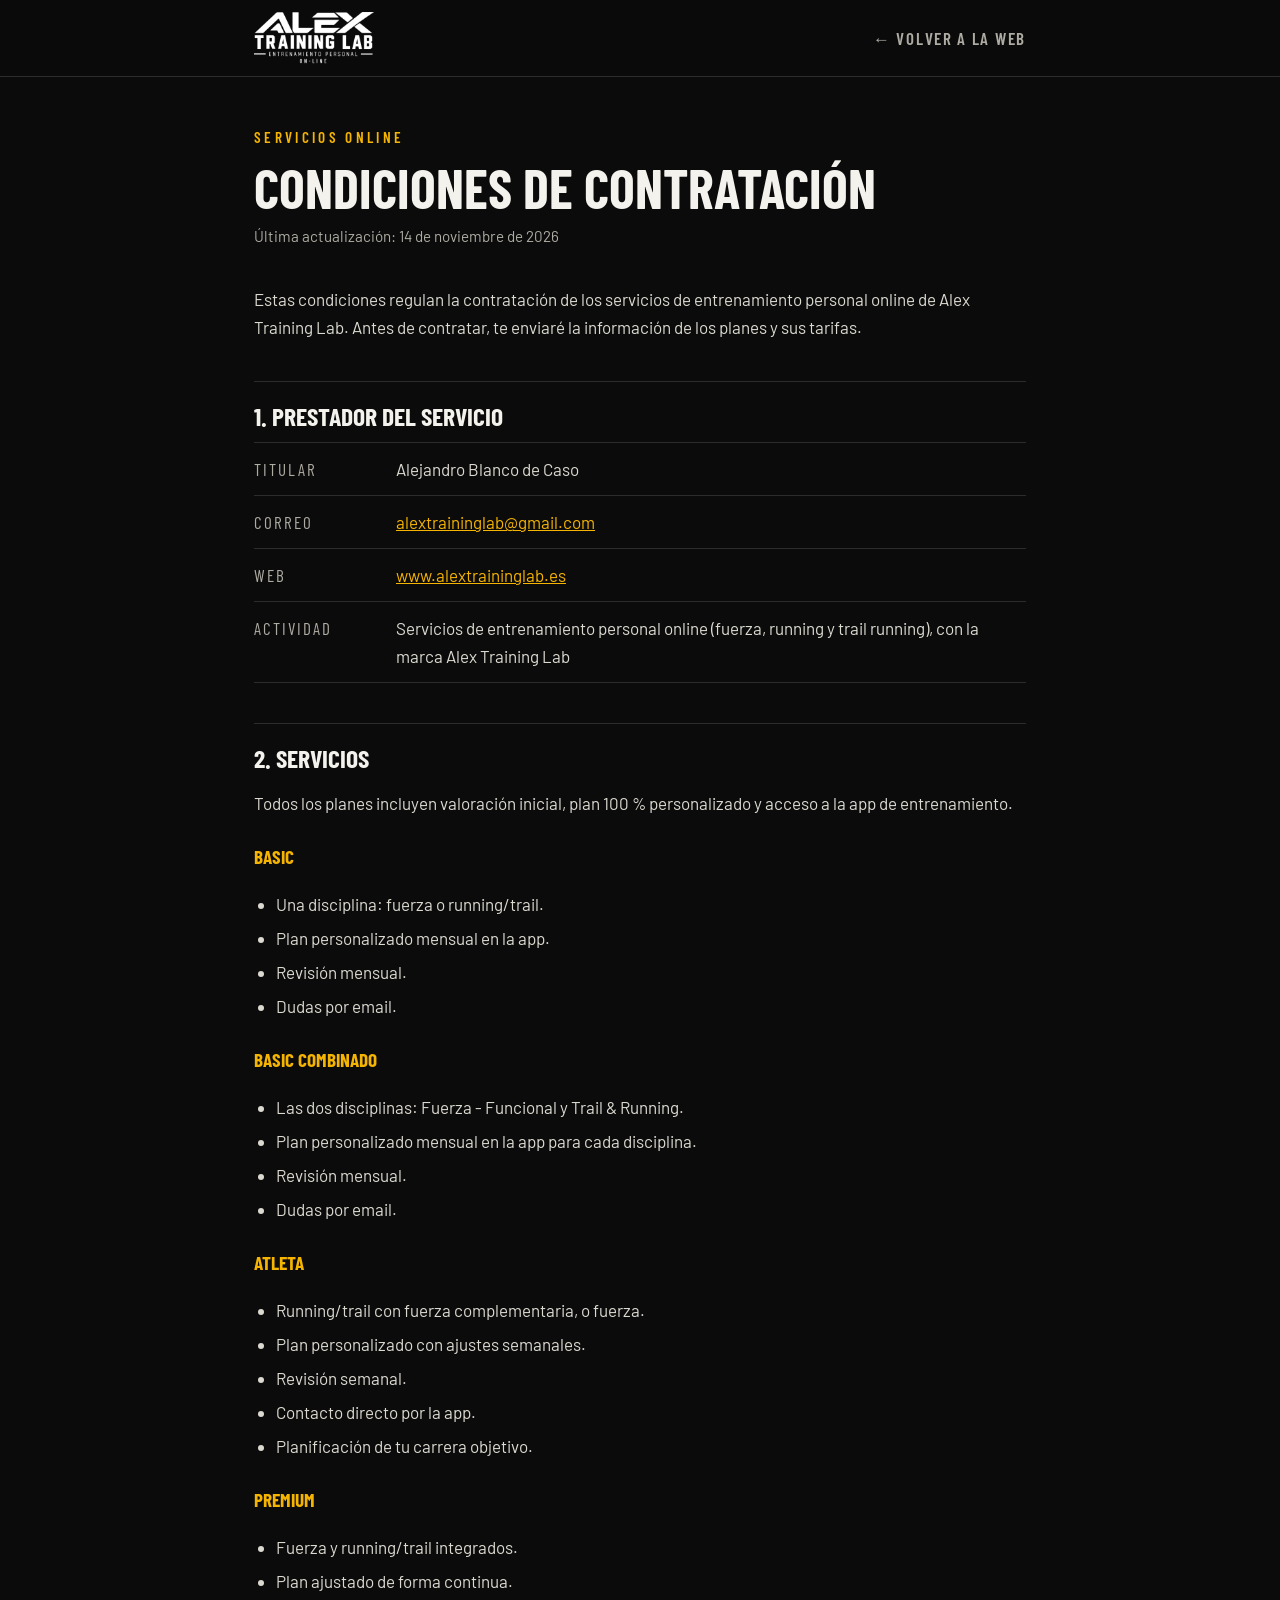
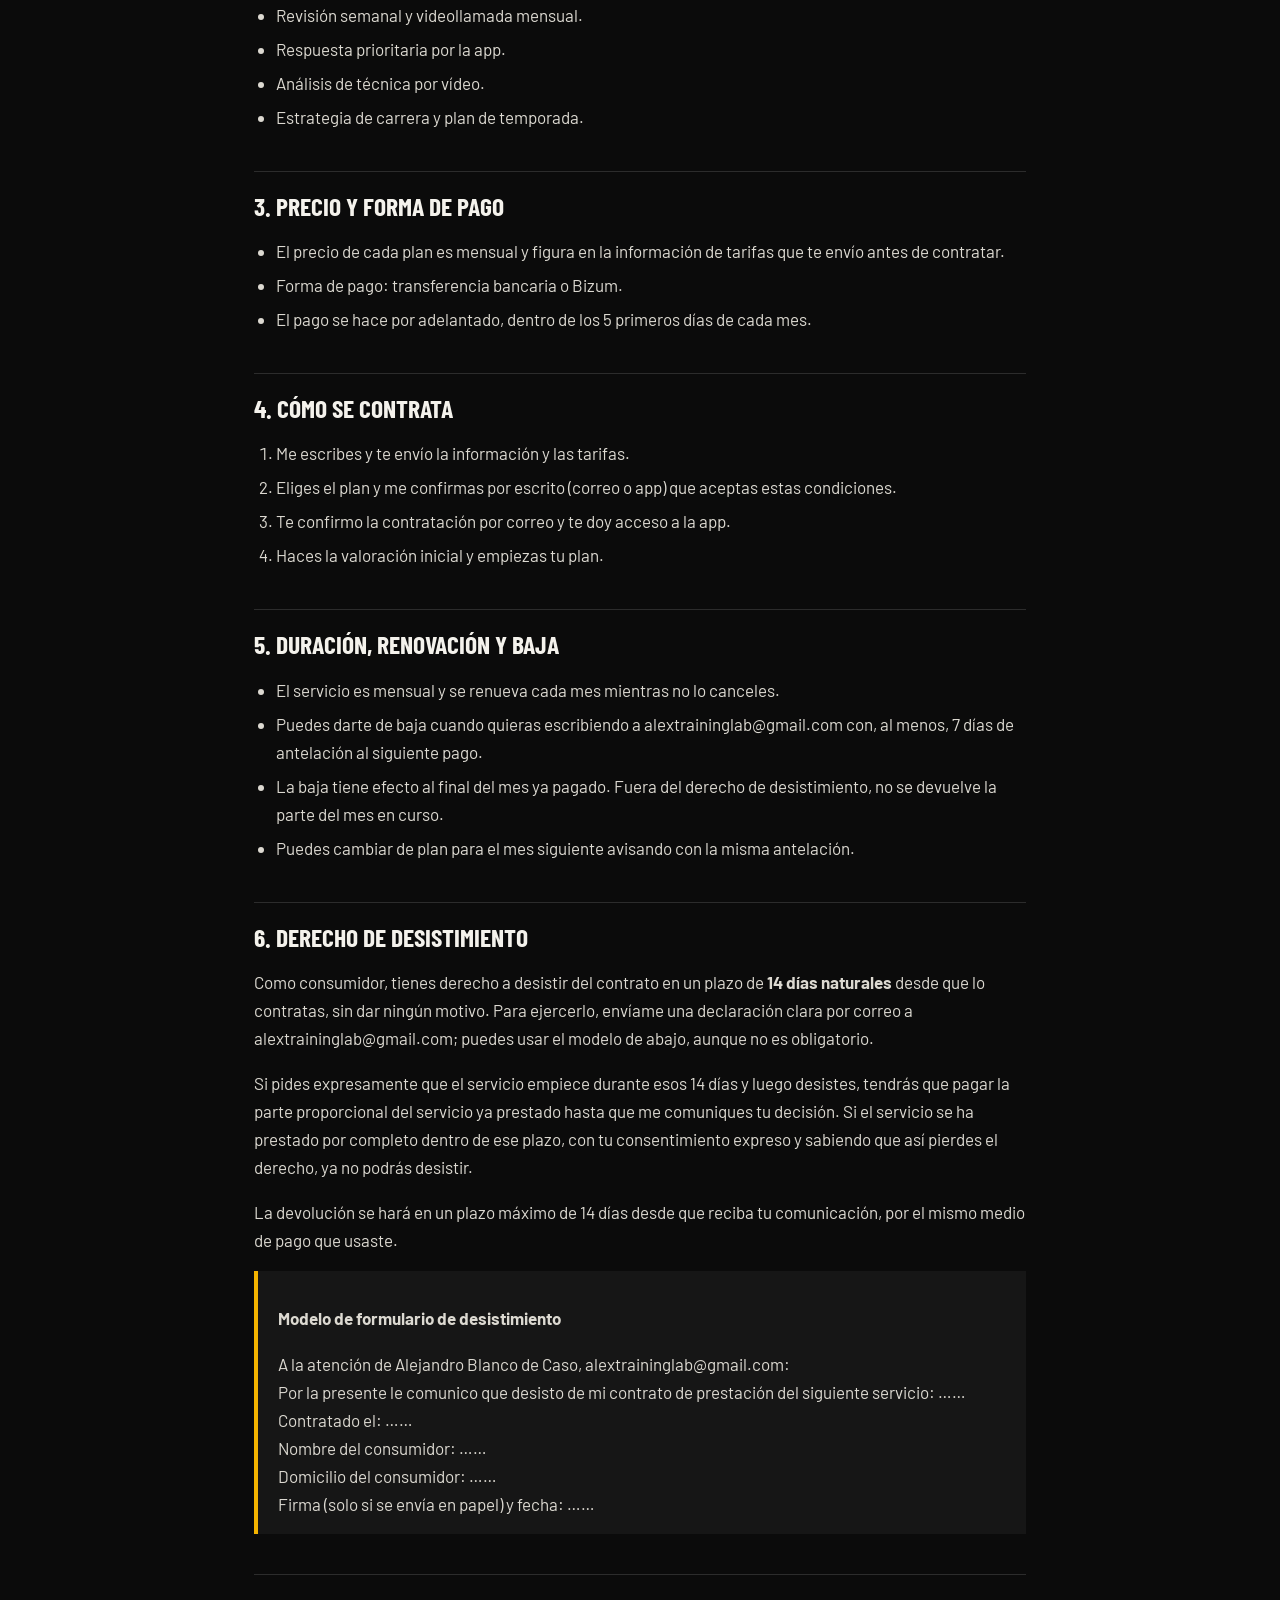
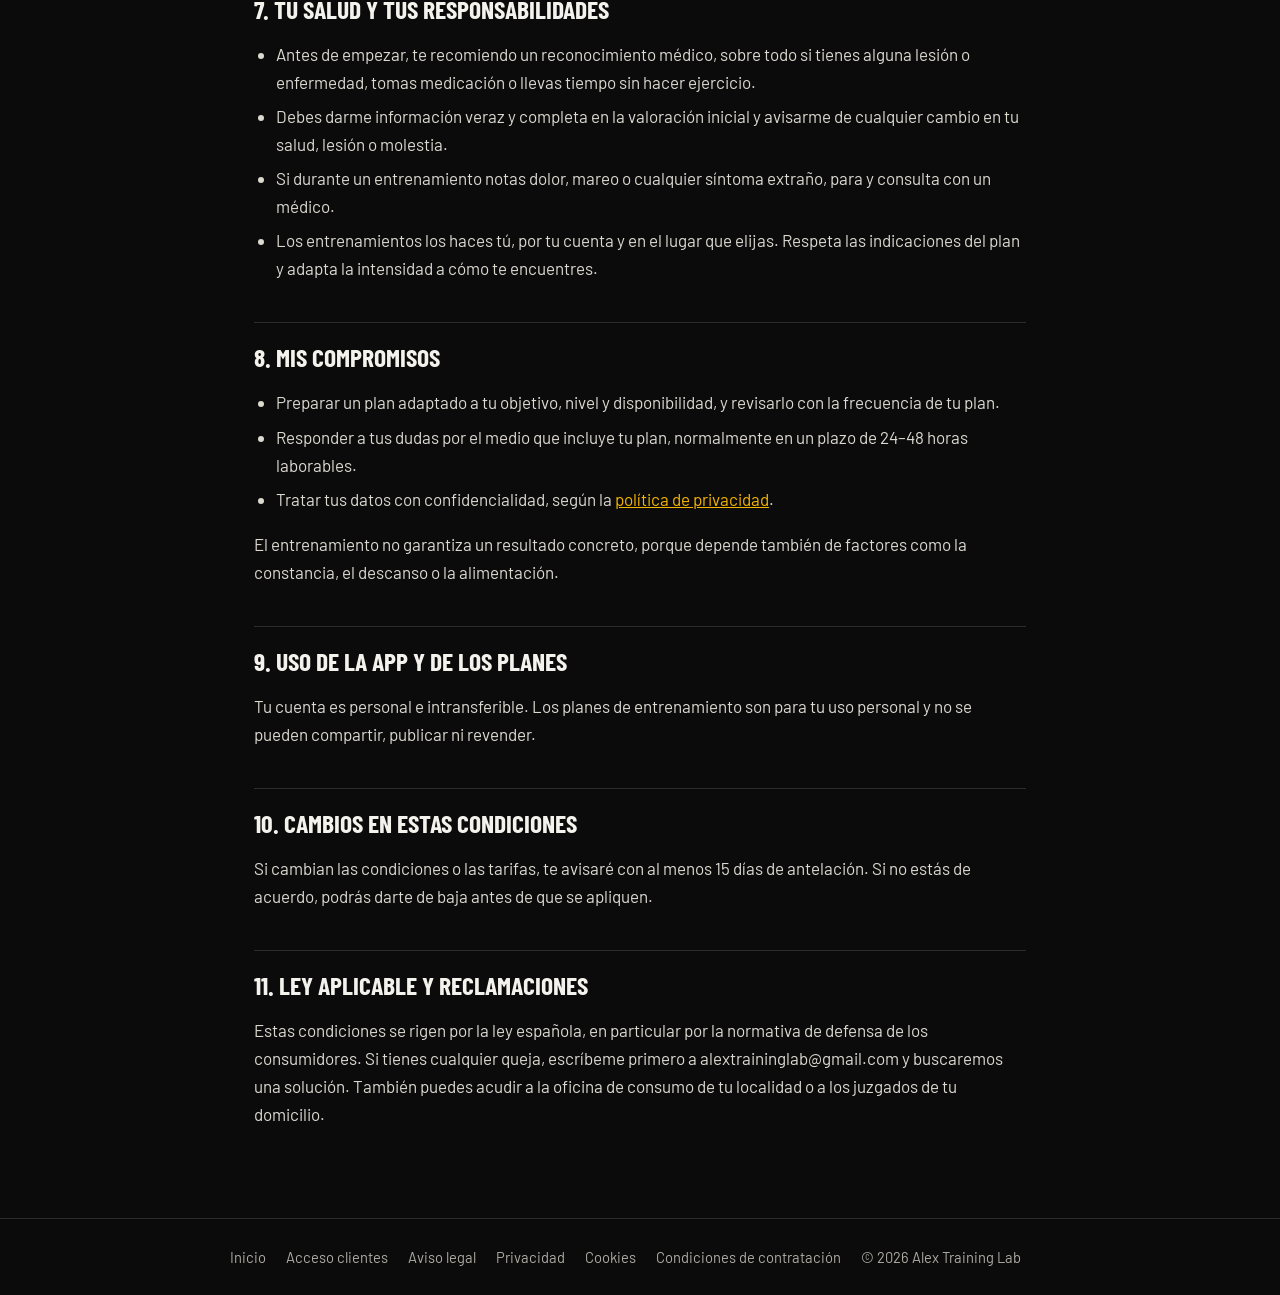
<file: condiciones.html>
<!DOCTYPE html>
<html lang="es">
<head>
<meta charset="utf-8">
<meta name="viewport" content="width=device-width, initial-scale=1">
<title>Condiciones de contratación · Alex Training Lab</title>
<meta name="description" content="Condiciones de contratación de los servicios de entrenamiento online de Alex Training Lab.">
<meta name="robots" content="noindex, follow">
<link rel="icon" href="img/logo.png">
<link rel="preconnect" href="https://fonts.googleapis.com">
<link rel="preconnect" href="https://fonts.gstatic.com" crossorigin>
<link href="https://fonts.googleapis.com/css2?family=Barlow+Condensed:wght@500;600;700&family=Barlow:wght@400;500;600&display=swap" rel="stylesheet">
<style>
:root{color-scheme:dark;--bg:#0b0b0b;--surface:#161616;--line:#2c2c2c;--text:#f4f2ec;--muted:#aeaba3;--accent:#f5b400;
--display:"Barlow Condensed","Arial Narrow",Impact,sans-serif;--body:"Barlow","Helvetica Neue",Arial,sans-serif}
*{box-sizing:border-box}
body{margin:0;background:var(--bg);color:var(--text);font-family:var(--body);font-size:17px;line-height:1.65}
a{color:var(--accent)}
a:focus-visible{outline:2px solid var(--accent);outline-offset:3px}
header{border-bottom:1px solid var(--line);background:rgba(11,11,11,.95);position:sticky;top:0;z-index:5}
.top{max-width:820px;margin:0 auto;padding:12px 24px;display:flex;align-items:center;justify-content:space-between;gap:16px}
.top img{height:52px;width:auto;display:block}
.top a.volver{font-family:var(--display);text-transform:uppercase;letter-spacing:.1em;font-weight:600;text-decoration:none;color:var(--muted);white-space:nowrap}
.top a.volver:hover{color:var(--accent)}
main{max-width:820px;margin:0 auto;padding:48px 24px 72px}
.kicker{font-family:var(--display);font-weight:600;text-transform:uppercase;letter-spacing:.22em;font-size:.95rem;color:var(--accent);margin:0}
h1{font-family:var(--display);text-transform:uppercase;font-size:clamp(2.3rem,6vw,3.4rem);line-height:1.02;margin:10px 0 8px}
.fecha{color:var(--muted);margin:0 0 36px;font-size:.95rem}
h2{font-family:var(--display);text-transform:uppercase;font-size:1.6rem;line-height:1.1;margin:40px 0 12px;padding-top:20px;border-top:1px solid var(--line)}
h3{font-family:var(--display);text-transform:uppercase;font-size:1.2rem;margin:24px 0 8px;color:var(--accent)}
p,li{color:#dcd9d1}
ul,ol{padding-left:22px}
li{margin:6px 0}
ul.datos{list-style:none;padding:0;margin:0;border-top:1px solid var(--line)}
ul.datos li{display:grid;grid-template-columns:130px 1fr;gap:12px;padding:12px 0;margin:0;border-bottom:1px solid var(--line)}
ul.datos span{font-family:var(--display);text-transform:uppercase;letter-spacing:.12em;color:var(--muted)}
@media (max-width:520px){ul.datos li{grid-template-columns:1fr;gap:2px}}
table{width:100%;border-collapse:collapse;margin:12px 0;font-size:.95rem}
th,td{text-align:left;vertical-align:top;padding:10px 8px;border-bottom:1px solid var(--line)}
th{font-family:var(--display);text-transform:uppercase;letter-spacing:.06em;color:var(--muted);font-weight:600}
.tabla{overflow-x:auto}
.caja{background:var(--surface);border-left:4px solid var(--accent);padding:16px 20px;margin:16px 0}
mark{background:var(--accent);color:#0b0b0b;padding:0 4px;border-radius:2px;font-weight:600}
footer{border-top:1px solid var(--line);padding:26px 24px;color:var(--muted);font-size:.92rem}
footer .in{max-width:820px;margin:0 auto;display:flex;flex-wrap:wrap;gap:8px 20px}
footer a{color:var(--muted);text-decoration:none}
footer a:hover{color:var(--accent)}
</style>
</head>
<body>
<header><div class="top"><a href="index.html" aria-label="Alex Training Lab, inicio"><img src="img/logo.png" alt="Alex Training Lab"></a><a class="volver" href="index.html">← Volver a la web</a></div></header>
<main>
<p class="kicker">Servicios online</p>
<h1>Condiciones de contratación</h1>
<p class="fecha">Última actualización: 14 de noviembre de 2026</p>

<p>Estas condiciones regulan la contratación de los servicios de entrenamiento personal online de Alex Training Lab. Antes de contratar, te enviaré la información de los planes y sus tarifas.</p>

<h2>1. Prestador del servicio</h2>
<ul class="datos">
<li><span>Titular</span><div>Alejandro Blanco de Caso</div></li>
<li><span>Correo</span><div><a href="mailto:alextraininglab@gmail.com">alextraininglab@gmail.com</a></div></li>
<li><span>Web</span><div><a href="https://www.alextraininglab.es">www.alextraininglab.es</a></div></li>
<li><span>Actividad</span><div>Servicios de entrenamiento personal online (fuerza, running y trail running), con la marca Alex Training Lab</div></li>
</ul>

<h2>2. Servicios</h2>
<p>Todos los planes incluyen valoración inicial, plan 100 % personalizado y acceso a la app de entrenamiento.</p>
<h3>Basic</h3>
<ul><li>Una disciplina: fuerza o running/trail.</li><li>Plan personalizado mensual en la app.</li><li>Revisión mensual.</li><li>Dudas por email.</li></ul>
<h3>Basic Combinado</h3>
<ul><li>Las dos disciplinas: Fuerza - Funcional y Trail &amp; Running.</li><li>Plan personalizado mensual en la app para cada disciplina.</li><li>Revisión mensual.</li><li>Dudas por email.</li></ul>
<h3>Atleta</h3>
<ul><li>Running/trail con fuerza complementaria, o fuerza.</li><li>Plan personalizado con ajustes semanales.</li><li>Revisión semanal.</li><li>Contacto directo por la app.</li><li>Planificación de tu carrera objetivo.</li></ul>
<h3>Premium</h3>
<ul><li>Fuerza y running/trail integrados.</li><li>Plan ajustado de forma continua.</li><li>Revisión semanal y videollamada mensual.</li><li>Respuesta prioritaria por la app.</li><li>Análisis de técnica por vídeo.</li><li>Estrategia de carrera y plan de temporada.</li></ul>

<h2>3. Precio y forma de pago</h2>
<ul>
<li>El precio de cada plan es mensual y figura en la información de tarifas que te envío antes de contratar.</li>
<li>Forma de pago: transferencia bancaria o Bizum.</li>
<li>El pago se hace por adelantado, dentro de los 5 primeros días de cada mes.</li>
</ul>

<h2>4. Cómo se contrata</h2>
<ol>
<li>Me escribes y te envío la información y las tarifas.</li>
<li>Eliges el plan y me confirmas por escrito (correo o app) que aceptas estas condiciones.</li>
<li>Te confirmo la contratación por correo y te doy acceso a la app.</li>
<li>Haces la valoración inicial y empiezas tu plan.</li>
</ol>

<h2>5. Duración, renovación y baja</h2>
<ul>
<li>El servicio es mensual y se renueva cada mes mientras no lo canceles.</li>
<li>Puedes darte de baja cuando quieras escribiendo a alextraininglab@gmail.com con, al menos, 7 días de antelación al siguiente pago.</li>
<li>La baja tiene efecto al final del mes ya pagado. Fuera del derecho de desistimiento, no se devuelve la parte del mes en curso.</li>
<li>Puedes cambiar de plan para el mes siguiente avisando con la misma antelación.</li>
</ul>

<h2>6. Derecho de desistimiento</h2>
<p>Como consumidor, tienes derecho a desistir del contrato en un plazo de <strong>14 días naturales</strong> desde que lo contratas, sin dar ningún motivo. Para ejercerlo, envíame una declaración clara por correo a alextraininglab@gmail.com; puedes usar el modelo de abajo, aunque no es obligatorio.</p>
<p>Si pides expresamente que el servicio empiece durante esos 14 días y luego desistes, tendrás que pagar la parte proporcional del servicio ya prestado hasta que me comuniques tu decisión. Si el servicio se ha prestado por completo dentro de ese plazo, con tu consentimiento expreso y sabiendo que así pierdes el derecho, ya no podrás desistir.</p>
<p>La devolución se hará en un plazo máximo de 14 días desde que reciba tu comunicación, por el mismo medio de pago que usaste.</p>
<div class="caja">
<p><strong>Modelo de formulario de desistimiento</strong></p>
<p style="margin:0">A la atención de Alejandro Blanco de Caso, alextraininglab@gmail.com:<br>
Por la presente le comunico que desisto de mi contrato de prestación del siguiente servicio: ……<br>
Contratado el: ……<br>
Nombre del consumidor: ……<br>
Domicilio del consumidor: ……<br>
Firma (solo si se envía en papel) y fecha: ……</p>
</div>

<h2>7. Tu salud y tus responsabilidades</h2>
<ul>
<li>Antes de empezar, te recomiendo un reconocimiento médico, sobre todo si tienes alguna lesión o enfermedad, tomas medicación o llevas tiempo sin hacer ejercicio.</li>
<li>Debes darme información veraz y completa en la valoración inicial y avisarme de cualquier cambio en tu salud, lesión o molestia.</li>
<li>Si durante un entrenamiento notas dolor, mareo o cualquier síntoma extraño, para y consulta con un médico.</li>
<li>Los entrenamientos los haces tú, por tu cuenta y en el lugar que elijas. Respeta las indicaciones del plan y adapta la intensidad a cómo te encuentres.</li>
</ul>

<h2>8. Mis compromisos</h2>
<ul>
<li>Preparar un plan adaptado a tu objetivo, nivel y disponibilidad, y revisarlo con la frecuencia de tu plan.</li>
<li>Responder a tus dudas por el medio que incluye tu plan, normalmente en un plazo de 24–48 horas laborables.</li>
<li>Tratar tus datos con confidencialidad, según la <a href="privacidad.html">política de privacidad</a>.</li>
</ul>
<p>El entrenamiento no garantiza un resultado concreto, porque depende también de factores como la constancia, el descanso o la alimentación.</p>

<h2>9. Uso de la app y de los planes</h2>
<p>Tu cuenta es personal e intransferible. Los planes de entrenamiento son para tu uso personal y no se pueden compartir, publicar ni revender.</p>

<h2>10. Cambios en estas condiciones</h2>
<p>Si cambian las condiciones o las tarifas, te avisaré con al menos 15 días de antelación. Si no estás de acuerdo, podrás darte de baja antes de que se apliquen.</p>

<h2>11. Ley aplicable y reclamaciones</h2>
<p>Estas condiciones se rigen por la ley española, en particular por la normativa de defensa de los consumidores. Si tienes cualquier queja, escríbeme primero a alextraininglab@gmail.com y buscaremos una solución. También puedes acudir a la oficina de consumo de tu localidad o a los juzgados de tu domicilio.</p>

</main>
<footer><div class="in">
<a href="index.html">Inicio</a><a href="acceso.html">Acceso clientes</a><a href="aviso-legal.html">Aviso legal</a><a href="privacidad.html">Privacidad</a><a href="cookies.html">Cookies</a><a href="condiciones.html">Condiciones de contratación</a><span>© 2026 Alex Training Lab</span>
</div></footer>
<!-- Contador de visitas (GoatCounter: sin cookies ni datos personales) -->
<script data-goatcounter="https://alextraininglab.goatcounter.com/count" async src="//gc.zgo.at/count.js"></script>
</body>
</html>
</file>
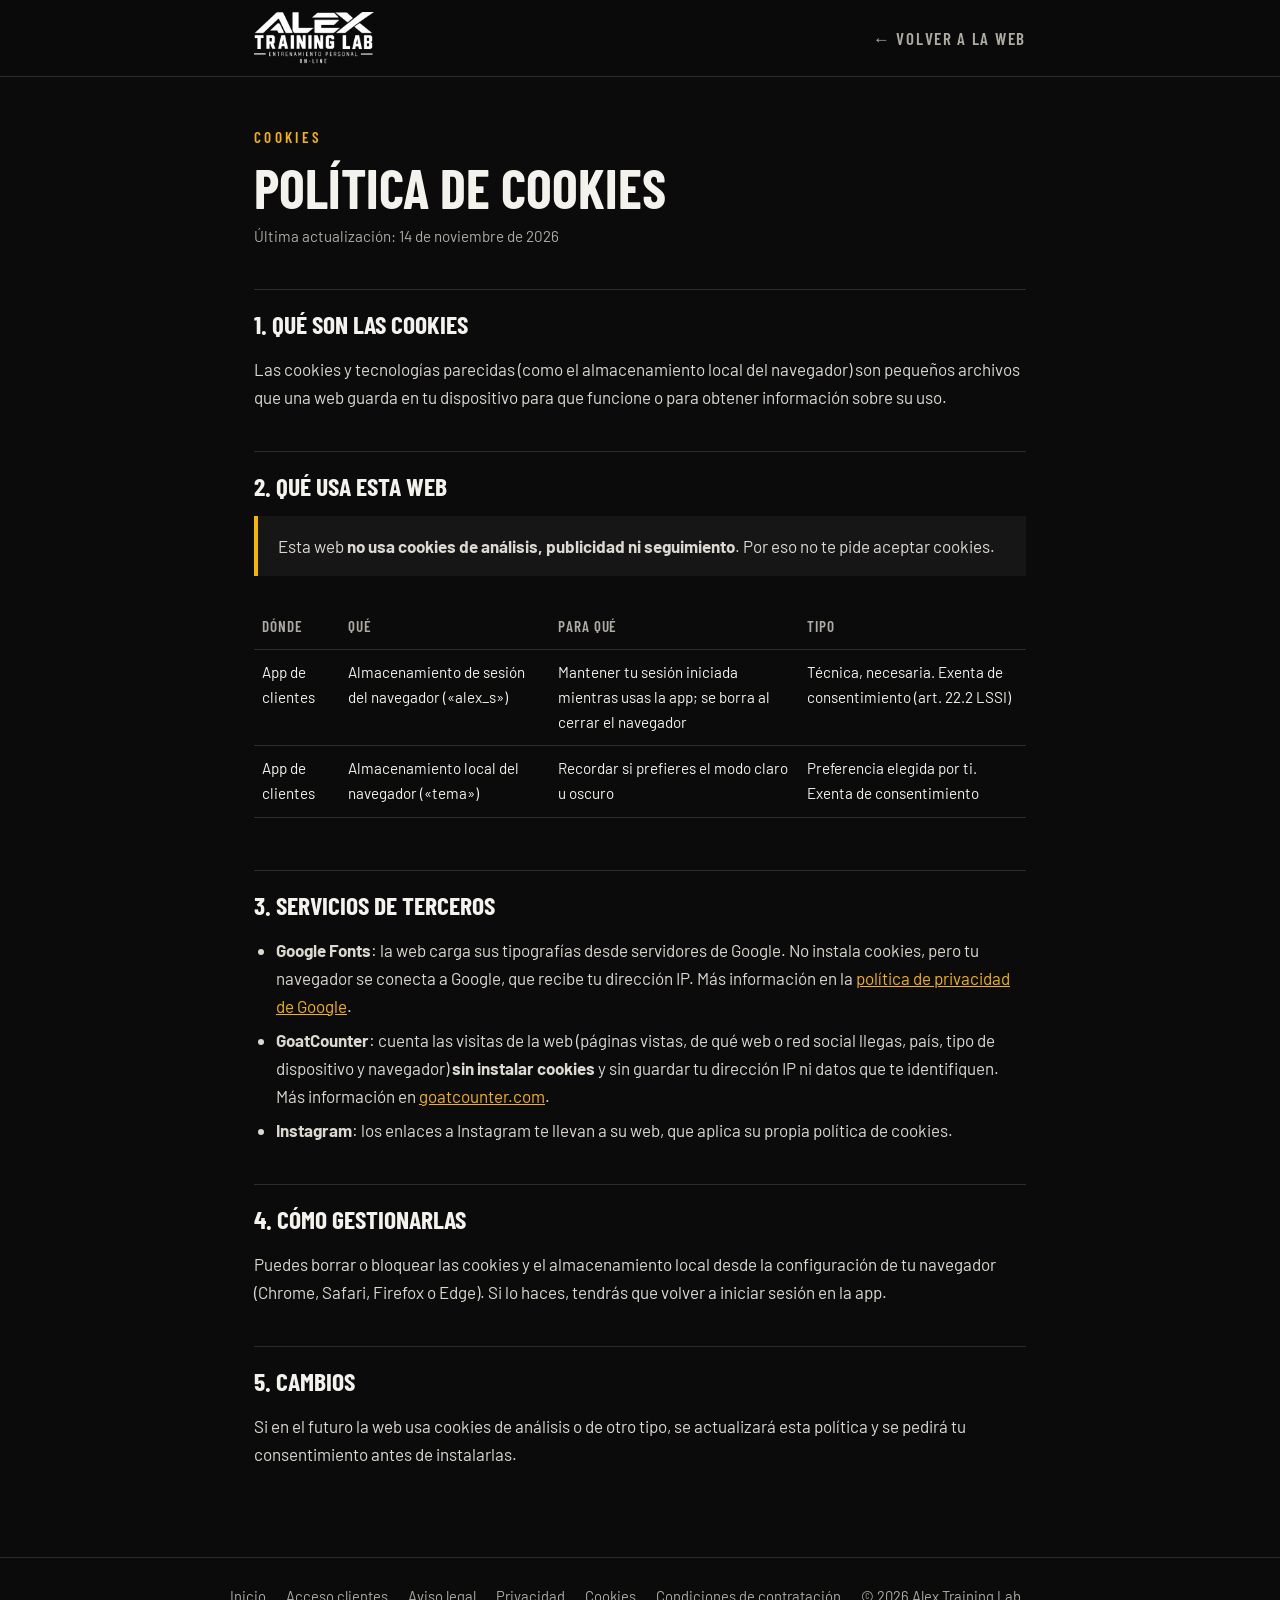
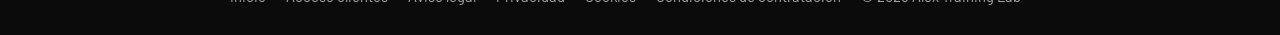
<file: cookies.html>
<!DOCTYPE html>
<html lang="es">
<head>
<meta charset="utf-8">
<meta name="viewport" content="width=device-width, initial-scale=1">
<title>Política de cookies · Alex Training Lab</title>
<meta name="description" content="Política de cookies de Alex Training Lab.">
<meta name="robots" content="noindex, follow">
<link rel="icon" href="img/logo.png">
<link rel="preconnect" href="https://fonts.googleapis.com">
<link rel="preconnect" href="https://fonts.gstatic.com" crossorigin>
<link href="https://fonts.googleapis.com/css2?family=Barlow+Condensed:wght@500;600;700&family=Barlow:wght@400;500;600&display=swap" rel="stylesheet">
<style>
:root{color-scheme:dark;--bg:#0b0b0b;--surface:#161616;--line:#2c2c2c;--text:#f4f2ec;--muted:#aeaba3;--accent:#f5b400;
--display:"Barlow Condensed","Arial Narrow",Impact,sans-serif;--body:"Barlow","Helvetica Neue",Arial,sans-serif}
*{box-sizing:border-box}
body{margin:0;background:var(--bg);color:var(--text);font-family:var(--body);font-size:17px;line-height:1.65}
a{color:var(--accent)}
a:focus-visible{outline:2px solid var(--accent);outline-offset:3px}
header{border-bottom:1px solid var(--line);background:rgba(11,11,11,.95);position:sticky;top:0;z-index:5}
.top{max-width:820px;margin:0 auto;padding:12px 24px;display:flex;align-items:center;justify-content:space-between;gap:16px}
.top img{height:52px;width:auto;display:block}
.top a.volver{font-family:var(--display);text-transform:uppercase;letter-spacing:.1em;font-weight:600;text-decoration:none;color:var(--muted);white-space:nowrap}
.top a.volver:hover{color:var(--accent)}
main{max-width:820px;margin:0 auto;padding:48px 24px 72px}
.kicker{font-family:var(--display);font-weight:600;text-transform:uppercase;letter-spacing:.22em;font-size:.95rem;color:var(--accent);margin:0}
h1{font-family:var(--display);text-transform:uppercase;font-size:clamp(2.3rem,6vw,3.4rem);line-height:1.02;margin:10px 0 8px}
.fecha{color:var(--muted);margin:0 0 36px;font-size:.95rem}
h2{font-family:var(--display);text-transform:uppercase;font-size:1.6rem;line-height:1.1;margin:40px 0 12px;padding-top:20px;border-top:1px solid var(--line)}
h3{font-family:var(--display);text-transform:uppercase;font-size:1.2rem;margin:24px 0 8px;color:var(--accent)}
p,li{color:#dcd9d1}
ul,ol{padding-left:22px}
li{margin:6px 0}
ul.datos{list-style:none;padding:0;margin:0;border-top:1px solid var(--line)}
ul.datos li{display:grid;grid-template-columns:130px 1fr;gap:12px;padding:12px 0;margin:0;border-bottom:1px solid var(--line)}
ul.datos span{font-family:var(--display);text-transform:uppercase;letter-spacing:.12em;color:var(--muted)}
@media (max-width:520px){ul.datos li{grid-template-columns:1fr;gap:2px}}
table{width:100%;border-collapse:collapse;margin:12px 0;font-size:.95rem}
th,td{text-align:left;vertical-align:top;padding:10px 8px;border-bottom:1px solid var(--line)}
th{font-family:var(--display);text-transform:uppercase;letter-spacing:.06em;color:var(--muted);font-weight:600}
.tabla{overflow-x:auto}
.caja{background:var(--surface);border-left:4px solid var(--accent);padding:16px 20px;margin:16px 0}
mark{background:var(--accent);color:#0b0b0b;padding:0 4px;border-radius:2px;font-weight:600}
footer{border-top:1px solid var(--line);padding:26px 24px;color:var(--muted);font-size:.92rem}
footer .in{max-width:820px;margin:0 auto;display:flex;flex-wrap:wrap;gap:8px 20px}
footer a{color:var(--muted);text-decoration:none}
footer a:hover{color:var(--accent)}
</style>
</head>
<body>
<header><div class="top"><a href="index.html" aria-label="Alex Training Lab, inicio"><img src="img/logo.png" alt="Alex Training Lab"></a><a class="volver" href="index.html">← Volver a la web</a></div></header>
<main>
<p class="kicker">Cookies</p>
<h1>Política de cookies</h1>
<p class="fecha">Última actualización: 14 de noviembre de 2026</p>

<h2>1. Qué son las cookies</h2>
<p>Las cookies y tecnologías parecidas (como el almacenamiento local del navegador) son pequeños archivos que una web guarda en tu dispositivo para que funcione o para obtener información sobre su uso.</p>

<h2>2. Qué usa esta web</h2>
<div class="caja"><p style="margin:0">Esta web <strong>no usa cookies de análisis, publicidad ni seguimiento</strong>. Por eso no te pide aceptar cookies.</p></div>
<div class="tabla"><table>
<thead><tr><th>Dónde</th><th>Qué</th><th>Para qué</th><th>Tipo</th></tr></thead>
<tbody>
<tr><td>App de clientes</td><td>Almacenamiento de sesión del navegador («alex_s»)</td><td>Mantener tu sesión iniciada mientras usas la app; se borra al cerrar el navegador</td><td>Técnica, necesaria. Exenta de consentimiento (art. 22.2 LSSI)</td></tr>
<tr><td>App de clientes</td><td>Almacenamiento local del navegador («tema»)</td><td>Recordar si prefieres el modo claro u oscuro</td><td>Preferencia elegida por ti. Exenta de consentimiento</td></tr>
</tbody></table></div>

<h2>3. Servicios de terceros</h2>
<ul>
<li><strong>Google Fonts</strong>: la web carga sus tipografías desde servidores de Google. No instala cookies, pero tu navegador se conecta a Google, que recibe tu dirección IP. Más información en la <a href="https://policies.google.com/privacy" target="_blank" rel="noopener">política de privacidad de Google</a>.</li>
<li><strong>GoatCounter</strong>: cuenta las visitas de la web (páginas vistas, de qué web o red social llegas, país, tipo de dispositivo y navegador) <strong>sin instalar cookies</strong> y sin guardar tu dirección IP ni datos que te identifiquen. Más información en <a href="https://www.goatcounter.com" target="_blank" rel="noopener">goatcounter.com</a>.</li>
<li><strong>Instagram</strong>: los enlaces a Instagram te llevan a su web, que aplica su propia política de cookies.</li>
</ul>

<h2>4. Cómo gestionarlas</h2>
<p>Puedes borrar o bloquear las cookies y el almacenamiento local desde la configuración de tu navegador (Chrome, Safari, Firefox o Edge). Si lo haces, tendrás que volver a iniciar sesión en la app.</p>

<h2>5. Cambios</h2>
<p>Si en el futuro la web usa cookies de análisis o de otro tipo, se actualizará esta política y se pedirá tu consentimiento antes de instalarlas.</p>

</main>
<footer><div class="in">
<a href="index.html">Inicio</a><a href="acceso.html">Acceso clientes</a><a href="aviso-legal.html">Aviso legal</a><a href="privacidad.html">Privacidad</a><a href="cookies.html">Cookies</a><a href="condiciones.html">Condiciones de contratación</a><span>© 2026 Alex Training Lab</span>
</div></footer>
<!-- Contador de visitas (GoatCounter: sin cookies ni datos personales) -->
<script data-goatcounter="https://alextraininglab.goatcounter.com/count" async src="//gc.zgo.at/count.js"></script>
</body>
</html>
</file>
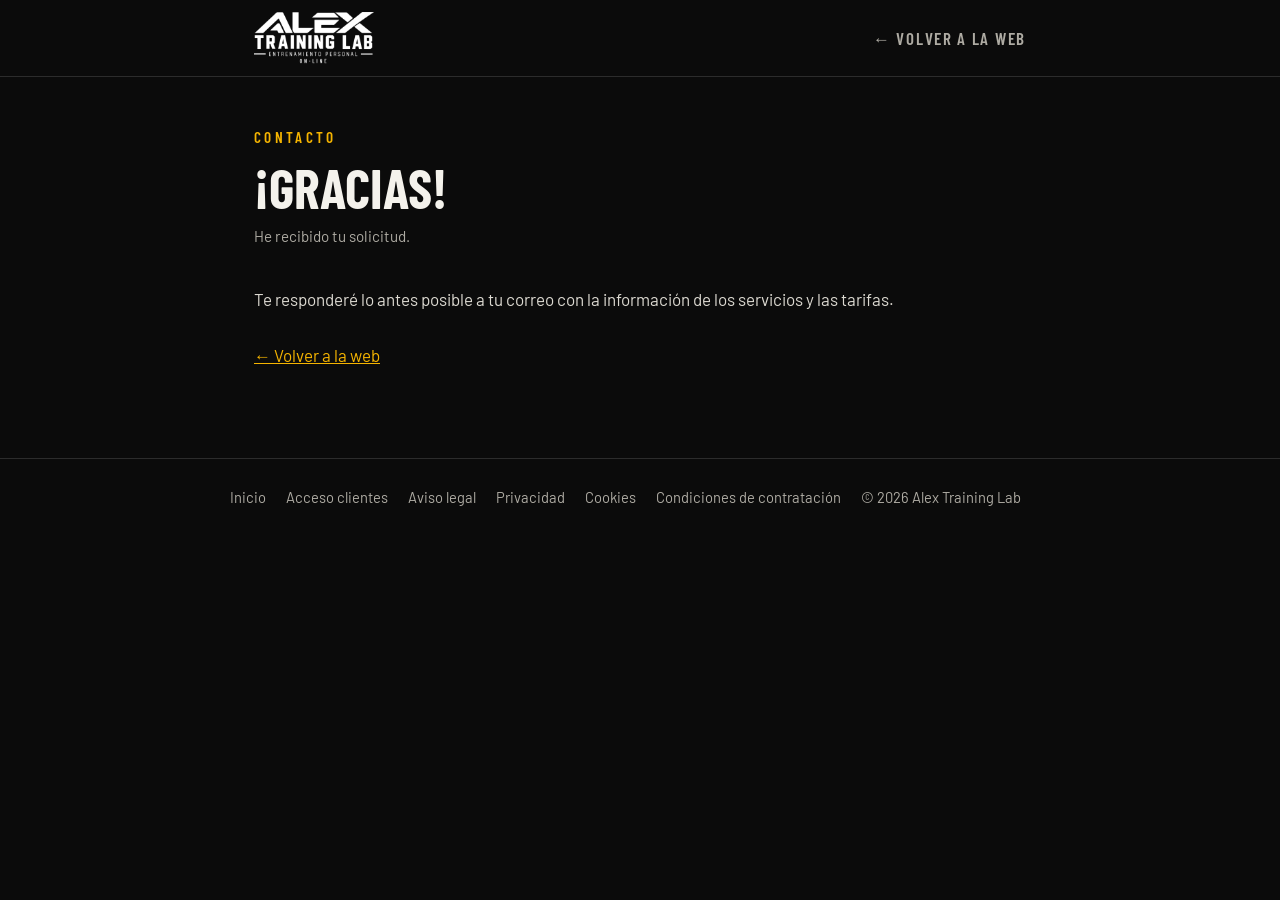
<file: gracias.html>
<!DOCTYPE html>
<html lang="es">
<head>
<meta charset="utf-8">
<meta name="viewport" content="width=device-width, initial-scale=1">
<title>Solicitud enviada · Alex Training Lab</title>
<meta name="description" content="Aviso legal de Alex Training Lab: datos del titular y condiciones de uso de la web.">
<meta name="robots" content="noindex, follow">
<link rel="icon" href="img/logo.png">
<link rel="preconnect" href="https://fonts.googleapis.com">
<link rel="preconnect" href="https://fonts.gstatic.com" crossorigin>
<link href="https://fonts.googleapis.com/css2?family=Barlow+Condensed:wght@500;600;700&family=Barlow:wght@400;500;600&display=swap" rel="stylesheet">
<style>
:root{color-scheme:dark;--bg:#0b0b0b;--surface:#161616;--line:#2c2c2c;--text:#f4f2ec;--muted:#aeaba3;--accent:#f5b400;
--display:"Barlow Condensed","Arial Narrow",Impact,sans-serif;--body:"Barlow","Helvetica Neue",Arial,sans-serif}
*{box-sizing:border-box}
body{margin:0;background:var(--bg);color:var(--text);font-family:var(--body);font-size:17px;line-height:1.65}
a{color:var(--accent)}
a:focus-visible{outline:2px solid var(--accent);outline-offset:3px}
header{border-bottom:1px solid var(--line);background:rgba(11,11,11,.95);position:sticky;top:0;z-index:5}
.top{max-width:820px;margin:0 auto;padding:12px 24px;display:flex;align-items:center;justify-content:space-between;gap:16px}
.top img{height:52px;width:auto;display:block}
.top a.volver{font-family:var(--display);text-transform:uppercase;letter-spacing:.1em;font-weight:600;text-decoration:none;color:var(--muted);white-space:nowrap}
.top a.volver:hover{color:var(--accent)}
main{max-width:820px;margin:0 auto;padding:48px 24px 72px}
.kicker{font-family:var(--display);font-weight:600;text-transform:uppercase;letter-spacing:.22em;font-size:.95rem;color:var(--accent);margin:0}
h1{font-family:var(--display);text-transform:uppercase;font-size:clamp(2.3rem,6vw,3.4rem);line-height:1.02;margin:10px 0 8px}
.fecha{color:var(--muted);margin:0 0 36px;font-size:.95rem}
h2{font-family:var(--display);text-transform:uppercase;font-size:1.6rem;line-height:1.1;margin:40px 0 12px;padding-top:20px;border-top:1px solid var(--line)}
h3{font-family:var(--display);text-transform:uppercase;font-size:1.2rem;margin:24px 0 8px;color:var(--accent)}
p,li{color:#dcd9d1}
ul,ol{padding-left:22px}
li{margin:6px 0}
ul.datos{list-style:none;padding:0;margin:0;border-top:1px solid var(--line)}
ul.datos li{display:grid;grid-template-columns:130px 1fr;gap:12px;padding:12px 0;margin:0;border-bottom:1px solid var(--line)}
ul.datos span{font-family:var(--display);text-transform:uppercase;letter-spacing:.12em;color:var(--muted)}
@media (max-width:520px){ul.datos li{grid-template-columns:1fr;gap:2px}}
table{width:100%;border-collapse:collapse;margin:12px 0;font-size:.95rem}
th,td{text-align:left;vertical-align:top;padding:10px 8px;border-bottom:1px solid var(--line)}
th{font-family:var(--display);text-transform:uppercase;letter-spacing:.06em;color:var(--muted);font-weight:600}
.tabla{overflow-x:auto}
.caja{background:var(--surface);border-left:4px solid var(--accent);padding:16px 20px;margin:16px 0}
mark{background:var(--accent);color:#0b0b0b;padding:0 4px;border-radius:2px;font-weight:600}
footer{border-top:1px solid var(--line);padding:26px 24px;color:var(--muted);font-size:.92rem}
footer .in{max-width:820px;margin:0 auto;display:flex;flex-wrap:wrap;gap:8px 20px}
footer a{color:var(--muted);text-decoration:none}
footer a:hover{color:var(--accent)}
</style>
</head>
<body>
<header><div class="top"><a href="index.html" aria-label="Alex Training Lab, inicio"><img src="img/logo.png" alt="Alex Training Lab"></a><a class="volver" href="index.html">← Volver a la web</a></div></header>
<main>
<p class="kicker">Contacto</p>
<h1>¡Gracias!</h1>
<p class="fecha">He recibido tu solicitud.</p>
<p>Te responderé lo antes posible a tu correo con la información de los servicios y las tarifas.</p>
<p style="margin-top:28px"><a href="index.html">← Volver a la web</a></p>
</main>
<footer><div class="in">
<a href="index.html">Inicio</a><a href="acceso.html">Acceso clientes</a><a href="aviso-legal.html">Aviso legal</a><a href="privacidad.html">Privacidad</a><a href="cookies.html">Cookies</a><a href="condiciones.html">Condiciones de contratación</a><span>© 2026 Alex Training Lab</span>
</div></footer>
<!-- Contador de visitas (GoatCounter: sin cookies ni datos personales) -->
<script data-goatcounter="https://alextraininglab.goatcounter.com/count" async src="//gc.zgo.at/count.js"></script>
</body>
</html>
</file>
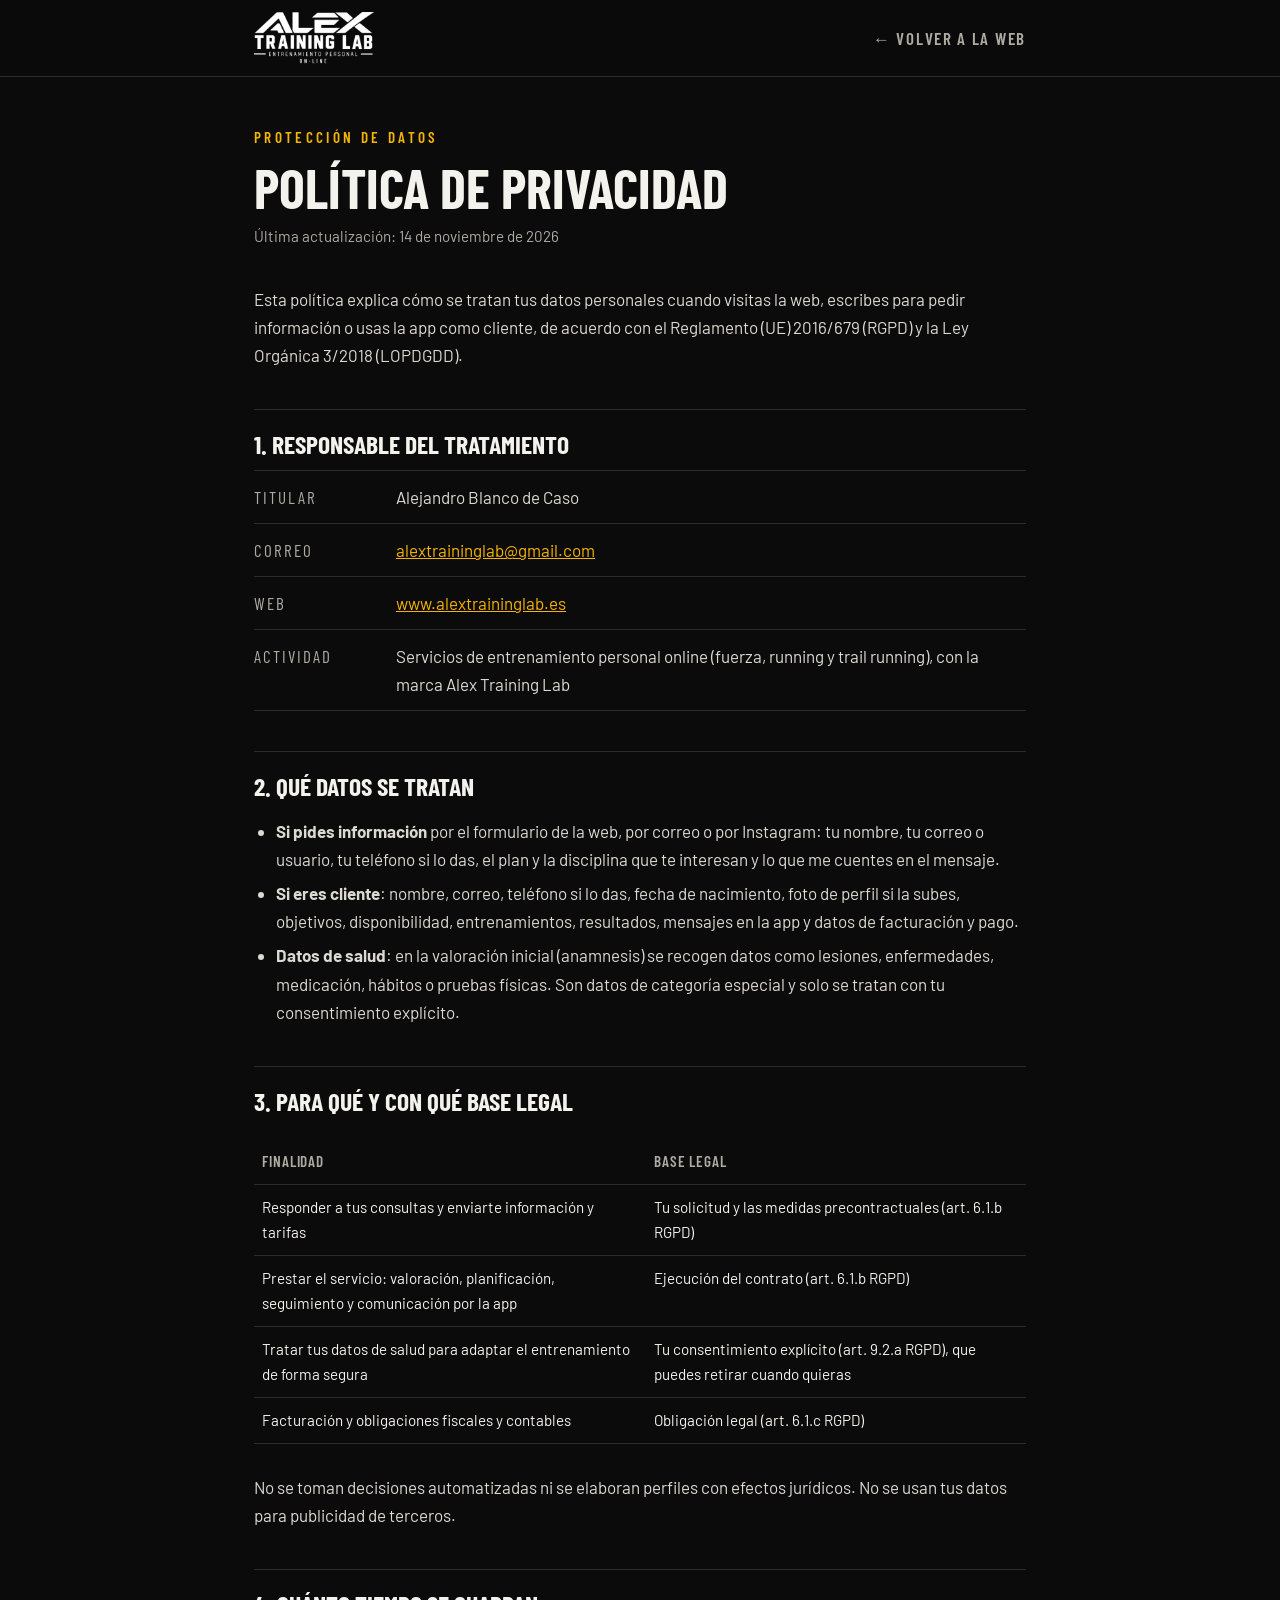
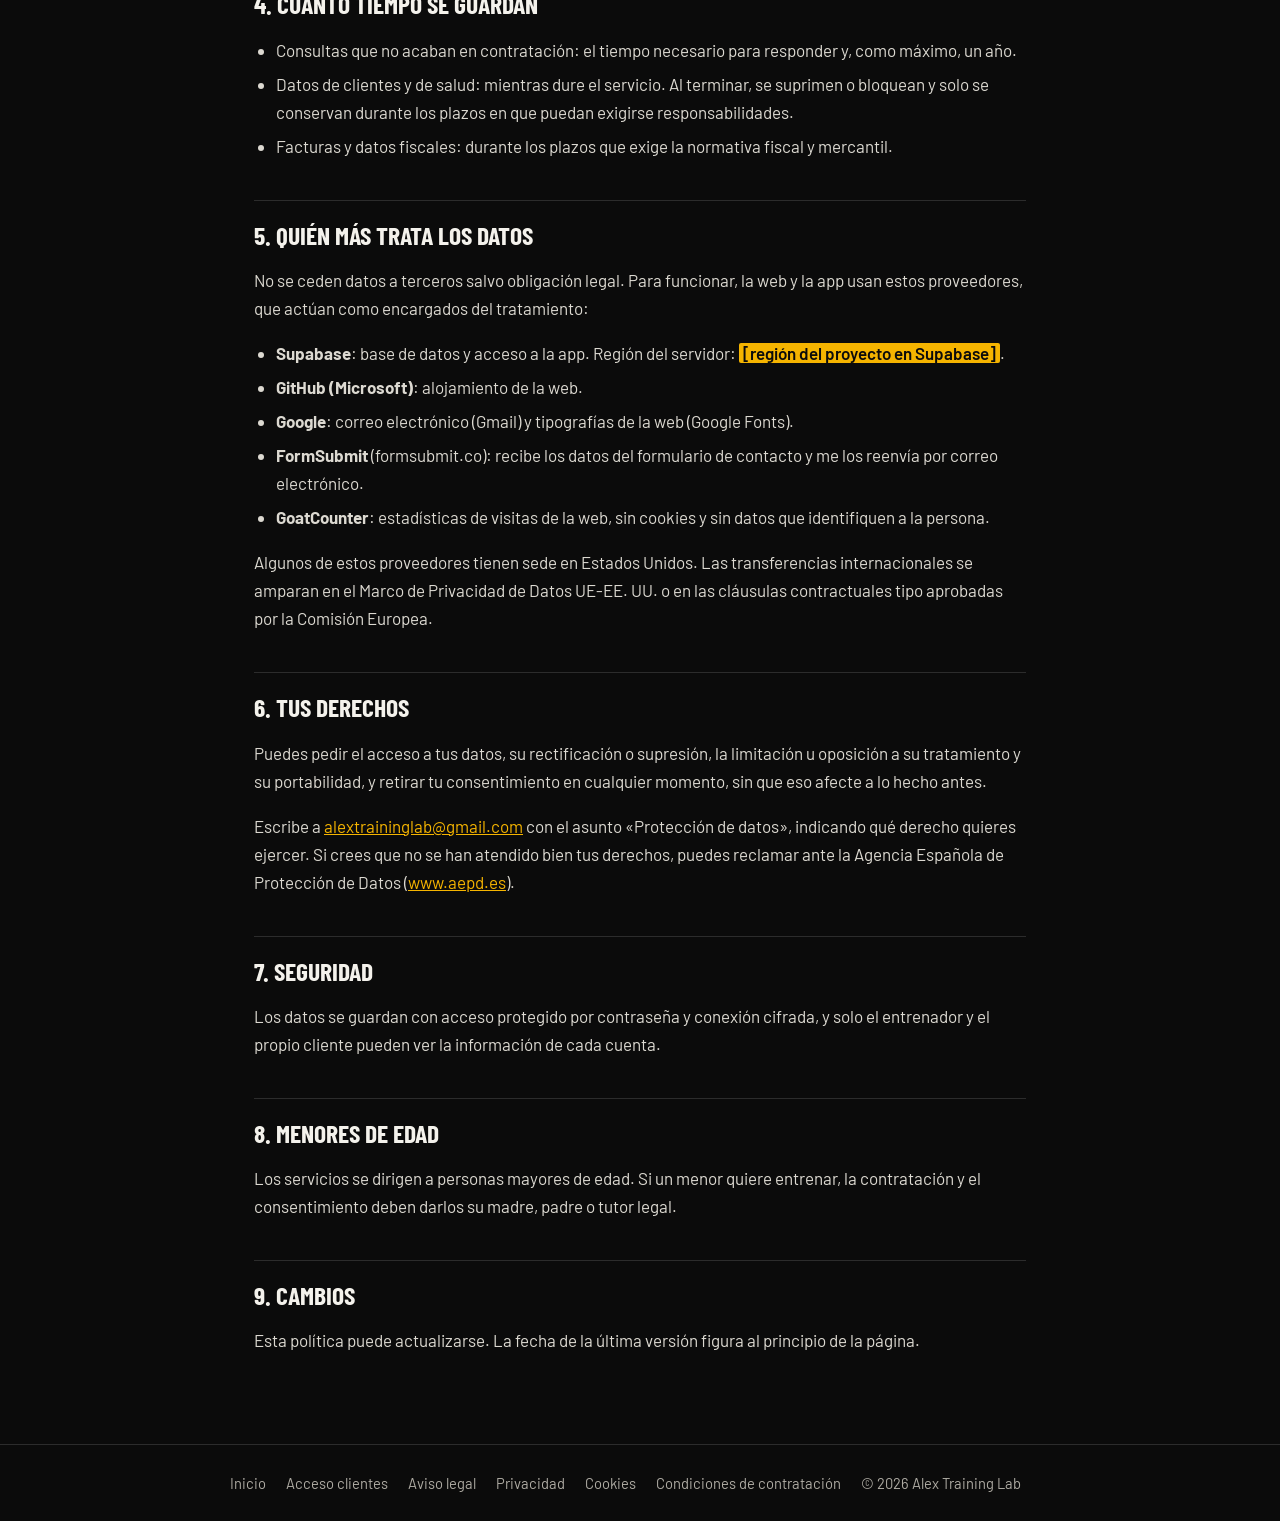
<file: privacidad.html>
<!DOCTYPE html>
<html lang="es">
<head>
<meta charset="utf-8">
<meta name="viewport" content="width=device-width, initial-scale=1">
<title>Política de privacidad · Alex Training Lab</title>
<meta name="description" content="Política de privacidad de Alex Training Lab: qué datos se tratan, para qué y cómo ejercer tus derechos.">
<meta name="robots" content="noindex, follow">
<link rel="icon" href="img/logo.png">
<link rel="preconnect" href="https://fonts.googleapis.com">
<link rel="preconnect" href="https://fonts.gstatic.com" crossorigin>
<link href="https://fonts.googleapis.com/css2?family=Barlow+Condensed:wght@500;600;700&family=Barlow:wght@400;500;600&display=swap" rel="stylesheet">
<style>
:root{color-scheme:dark;--bg:#0b0b0b;--surface:#161616;--line:#2c2c2c;--text:#f4f2ec;--muted:#aeaba3;--accent:#f5b400;
--display:"Barlow Condensed","Arial Narrow",Impact,sans-serif;--body:"Barlow","Helvetica Neue",Arial,sans-serif}
*{box-sizing:border-box}
body{margin:0;background:var(--bg);color:var(--text);font-family:var(--body);font-size:17px;line-height:1.65}
a{color:var(--accent)}
a:focus-visible{outline:2px solid var(--accent);outline-offset:3px}
header{border-bottom:1px solid var(--line);background:rgba(11,11,11,.95);position:sticky;top:0;z-index:5}
.top{max-width:820px;margin:0 auto;padding:12px 24px;display:flex;align-items:center;justify-content:space-between;gap:16px}
.top img{height:52px;width:auto;display:block}
.top a.volver{font-family:var(--display);text-transform:uppercase;letter-spacing:.1em;font-weight:600;text-decoration:none;color:var(--muted);white-space:nowrap}
.top a.volver:hover{color:var(--accent)}
main{max-width:820px;margin:0 auto;padding:48px 24px 72px}
.kicker{font-family:var(--display);font-weight:600;text-transform:uppercase;letter-spacing:.22em;font-size:.95rem;color:var(--accent);margin:0}
h1{font-family:var(--display);text-transform:uppercase;font-size:clamp(2.3rem,6vw,3.4rem);line-height:1.02;margin:10px 0 8px}
.fecha{color:var(--muted);margin:0 0 36px;font-size:.95rem}
h2{font-family:var(--display);text-transform:uppercase;font-size:1.6rem;line-height:1.1;margin:40px 0 12px;padding-top:20px;border-top:1px solid var(--line)}
h3{font-family:var(--display);text-transform:uppercase;font-size:1.2rem;margin:24px 0 8px;color:var(--accent)}
p,li{color:#dcd9d1}
ul,ol{padding-left:22px}
li{margin:6px 0}
ul.datos{list-style:none;padding:0;margin:0;border-top:1px solid var(--line)}
ul.datos li{display:grid;grid-template-columns:130px 1fr;gap:12px;padding:12px 0;margin:0;border-bottom:1px solid var(--line)}
ul.datos span{font-family:var(--display);text-transform:uppercase;letter-spacing:.12em;color:var(--muted)}
@media (max-width:520px){ul.datos li{grid-template-columns:1fr;gap:2px}}
table{width:100%;border-collapse:collapse;margin:12px 0;font-size:.95rem}
th,td{text-align:left;vertical-align:top;padding:10px 8px;border-bottom:1px solid var(--line)}
th{font-family:var(--display);text-transform:uppercase;letter-spacing:.06em;color:var(--muted);font-weight:600}
.tabla{overflow-x:auto}
.caja{background:var(--surface);border-left:4px solid var(--accent);padding:16px 20px;margin:16px 0}
mark{background:var(--accent);color:#0b0b0b;padding:0 4px;border-radius:2px;font-weight:600}
footer{border-top:1px solid var(--line);padding:26px 24px;color:var(--muted);font-size:.92rem}
footer .in{max-width:820px;margin:0 auto;display:flex;flex-wrap:wrap;gap:8px 20px}
footer a{color:var(--muted);text-decoration:none}
footer a:hover{color:var(--accent)}
</style>
</head>
<body>
<header><div class="top"><a href="index.html" aria-label="Alex Training Lab, inicio"><img src="img/logo.png" alt="Alex Training Lab"></a><a class="volver" href="index.html">← Volver a la web</a></div></header>
<main>
<p class="kicker">Protección de datos</p>
<h1>Política de privacidad</h1>
<p class="fecha">Última actualización: 14 de noviembre de 2026</p>

<p>Esta política explica cómo se tratan tus datos personales cuando visitas la web, escribes para pedir información o usas la app como cliente, de acuerdo con el Reglamento (UE) 2016/679 (RGPD) y la Ley Orgánica 3/2018 (LOPDGDD).</p>

<h2>1. Responsable del tratamiento</h2>
<ul class="datos">
<li><span>Titular</span><div>Alejandro Blanco de Caso</div></li>
<li><span>Correo</span><div><a href="mailto:alextraininglab@gmail.com">alextraininglab@gmail.com</a></div></li>
<li><span>Web</span><div><a href="https://www.alextraininglab.es">www.alextraininglab.es</a></div></li>
<li><span>Actividad</span><div>Servicios de entrenamiento personal online (fuerza, running y trail running), con la marca Alex Training Lab</div></li>
</ul>

<h2>2. Qué datos se tratan</h2>
<ul>
<li><strong>Si pides información</strong> por el formulario de la web, por correo o por Instagram: tu nombre, tu correo o usuario, tu teléfono si lo das, el plan y la disciplina que te interesan y lo que me cuentes en el mensaje.</li>
<li><strong>Si eres cliente</strong>: nombre, correo, teléfono si lo das, fecha de nacimiento, foto de perfil si la subes, objetivos, disponibilidad, entrenamientos, resultados, mensajes en la app y datos de facturación y pago.</li>
<li><strong>Datos de salud</strong>: en la valoración inicial (anamnesis) se recogen datos como lesiones, enfermedades, medicación, hábitos o pruebas físicas. Son datos de categoría especial y solo se tratan con tu consentimiento explícito.</li>
</ul>

<h2>3. Para qué y con qué base legal</h2>
<div class="tabla"><table>
<thead><tr><th>Finalidad</th><th>Base legal</th></tr></thead>
<tbody>
<tr><td>Responder a tus consultas y enviarte información y tarifas</td><td>Tu solicitud y las medidas precontractuales (art. 6.1.b RGPD)</td></tr>
<tr><td>Prestar el servicio: valoración, planificación, seguimiento y comunicación por la app</td><td>Ejecución del contrato (art. 6.1.b RGPD)</td></tr>
<tr><td>Tratar tus datos de salud para adaptar el entrenamiento de forma segura</td><td>Tu consentimiento explícito (art. 9.2.a RGPD), que puedes retirar cuando quieras</td></tr>
<tr><td>Facturación y obligaciones fiscales y contables</td><td>Obligación legal (art. 6.1.c RGPD)</td></tr>
</tbody></table></div>
<p>No se toman decisiones automatizadas ni se elaboran perfiles con efectos jurídicos. No se usan tus datos para publicidad de terceros.</p>

<h2>4. Cuánto tiempo se guardan</h2>
<ul>
<li>Consultas que no acaban en contratación: el tiempo necesario para responder y, como máximo, un año.</li>
<li>Datos de clientes y de salud: mientras dure el servicio. Al terminar, se suprimen o bloquean y solo se conservan durante los plazos en que puedan exigirse responsabilidades.</li>
<li>Facturas y datos fiscales: durante los plazos que exige la normativa fiscal y mercantil.</li>
</ul>

<h2>5. Quién más trata los datos</h2>
<p>No se ceden datos a terceros salvo obligación legal. Para funcionar, la web y la app usan estos proveedores, que actúan como encargados del tratamiento:</p>
<ul>
<li><strong>Supabase</strong>: base de datos y acceso a la app. Región del servidor: <mark>[región del proyecto en Supabase]</mark>.</li>
<li><strong>GitHub (Microsoft)</strong>: alojamiento de la web.</li>
<li><strong>Google</strong>: correo electrónico (Gmail) y tipografías de la web (Google Fonts).</li>
<li><strong>FormSubmit</strong> (formsubmit.co): recibe los datos del formulario de contacto y me los reenvía por correo electrónico.</li>
<li><strong>GoatCounter</strong>: estadísticas de visitas de la web, sin cookies y sin datos que identifiquen a la persona.</li>
</ul>
<p>Algunos de estos proveedores tienen sede en Estados Unidos. Las transferencias internacionales se amparan en el Marco de Privacidad de Datos UE-EE. UU. o en las cláusulas contractuales tipo aprobadas por la Comisión Europea.</p>

<h2>6. Tus derechos</h2>
<p>Puedes pedir el acceso a tus datos, su rectificación o supresión, la limitación u oposición a su tratamiento y su portabilidad, y retirar tu consentimiento en cualquier momento, sin que eso afecte a lo hecho antes.</p>
<p>Escribe a <a href="mailto:alextraininglab@gmail.com?subject=Protecci%C3%B3n%20de%20datos">alextraininglab@gmail.com</a> con el asunto «Protección de datos», indicando qué derecho quieres ejercer. Si crees que no se han atendido bien tus derechos, puedes reclamar ante la Agencia Española de Protección de Datos (<a href="https://www.aepd.es" target="_blank" rel="noopener">www.aepd.es</a>).</p>

<h2>7. Seguridad</h2>
<p>Los datos se guardan con acceso protegido por contraseña y conexión cifrada, y solo el entrenador y el propio cliente pueden ver la información de cada cuenta.</p>

<h2>8. Menores de edad</h2>
<p>Los servicios se dirigen a personas mayores de edad. Si un menor quiere entrenar, la contratación y el consentimiento deben darlos su madre, padre o tutor legal.</p>

<h2>9. Cambios</h2>
<p>Esta política puede actualizarse. La fecha de la última versión figura al principio de la página.</p>

</main>
<footer><div class="in">
<a href="index.html">Inicio</a><a href="acceso.html">Acceso clientes</a><a href="aviso-legal.html">Aviso legal</a><a href="privacidad.html">Privacidad</a><a href="cookies.html">Cookies</a><a href="condiciones.html">Condiciones de contratación</a><span>© 2026 Alex Training Lab</span>
</div></footer>
<!-- Contador de visitas (GoatCounter: sin cookies ni datos personales) -->
<script data-goatcounter="https://alextraininglab.goatcounter.com/count" async src="//gc.zgo.at/count.js"></script>
</body>
</html>
</file>
